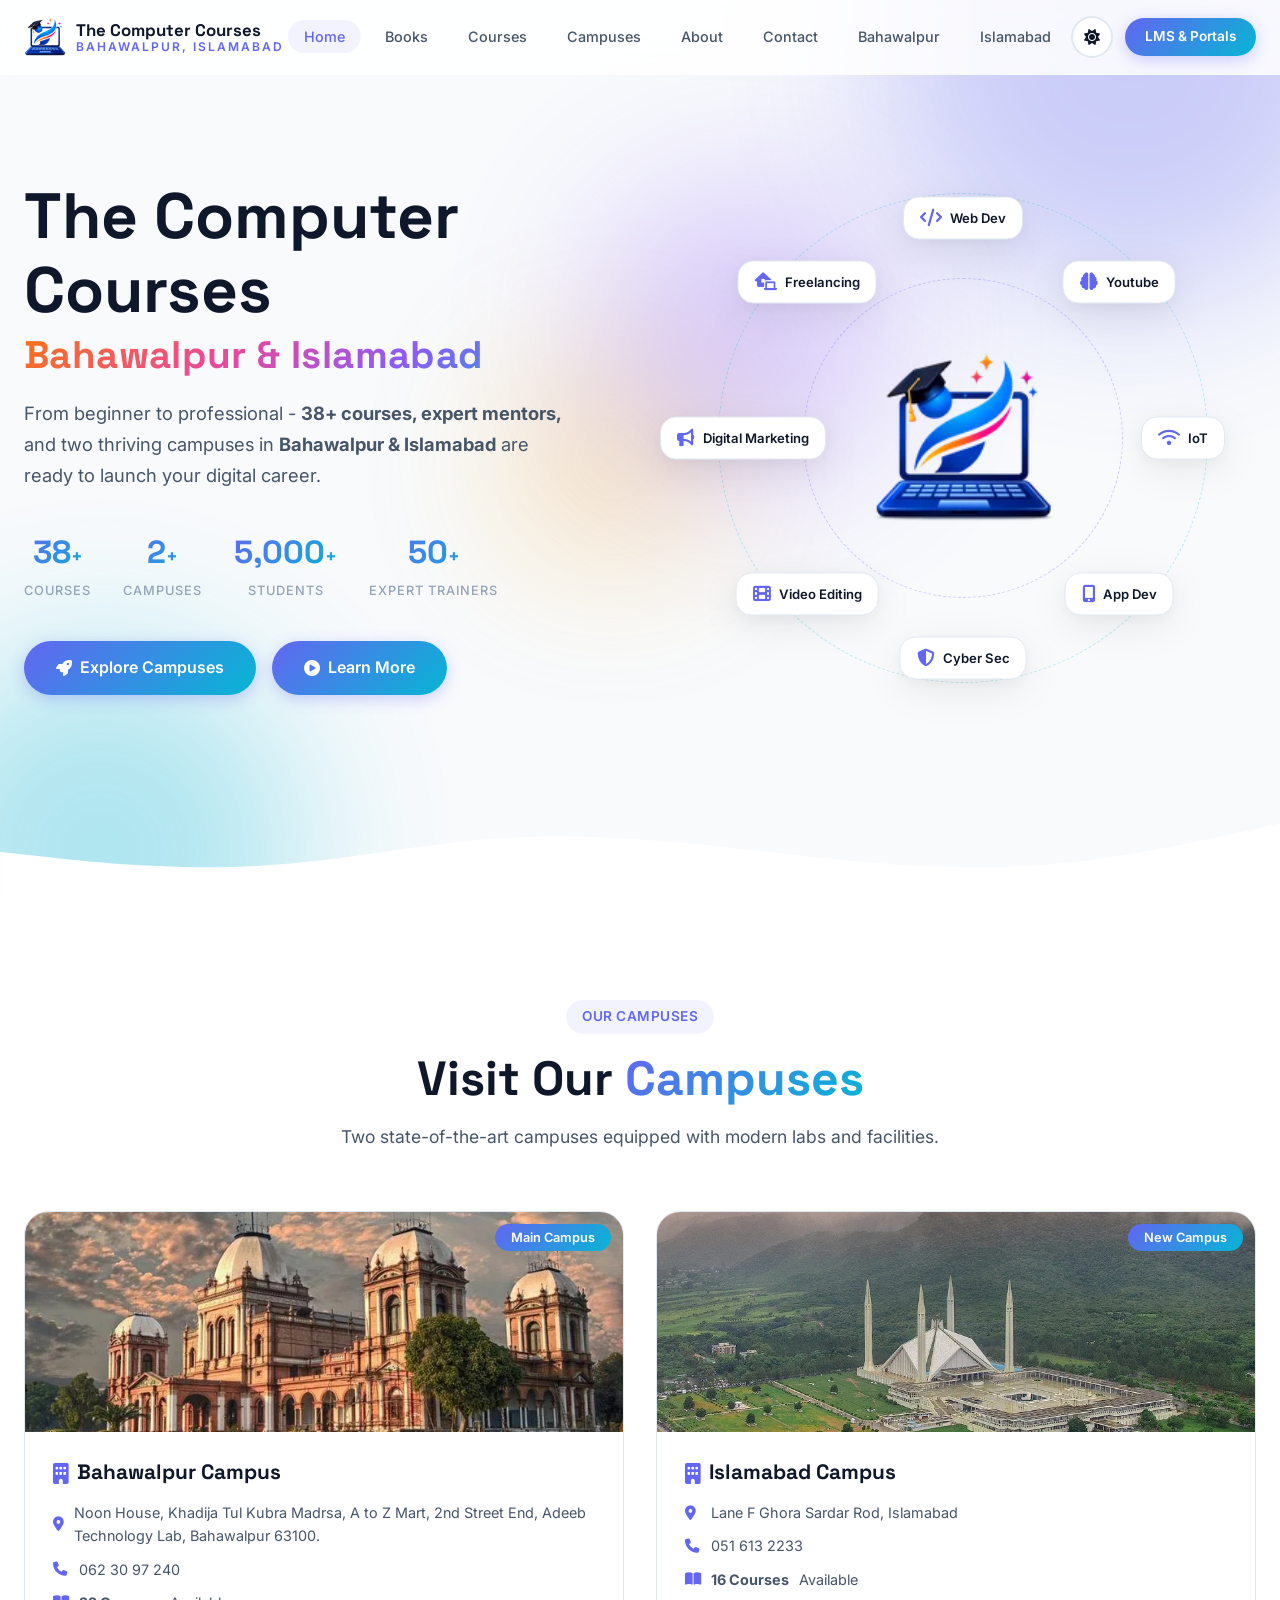
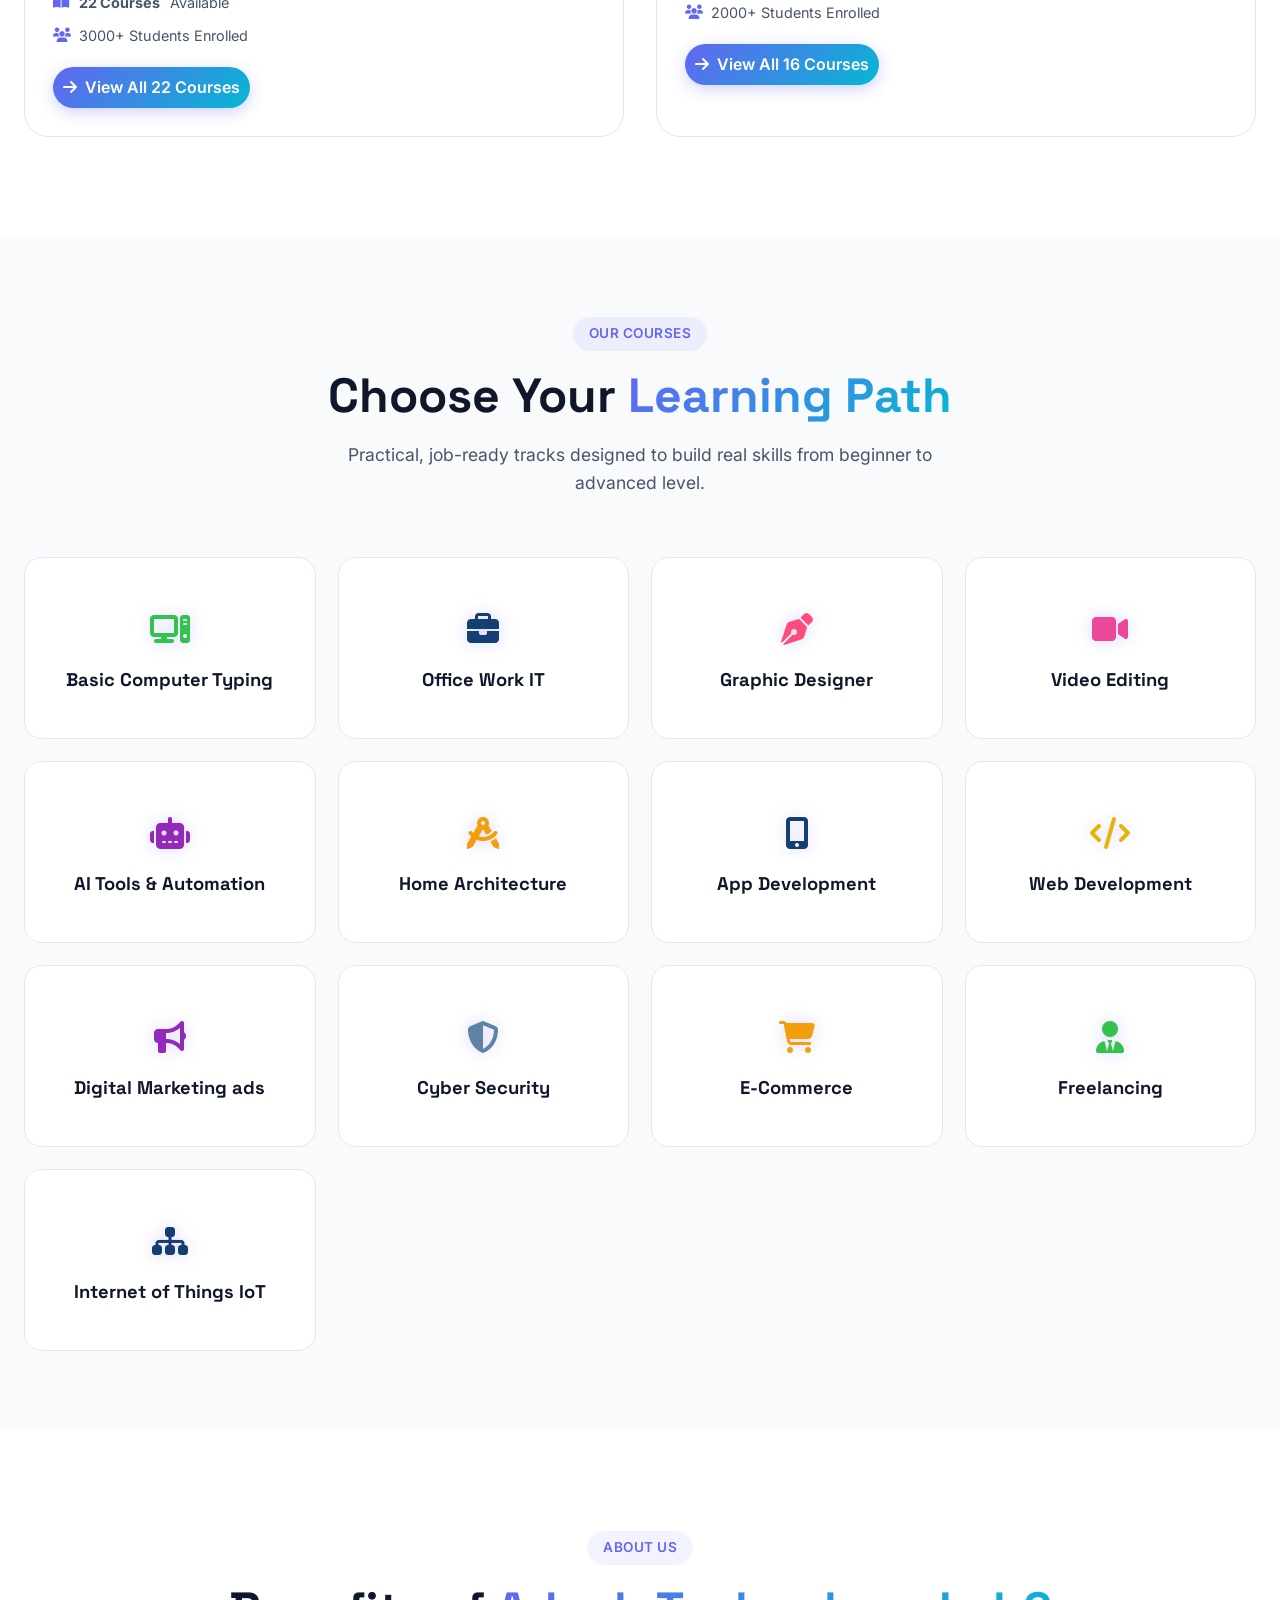
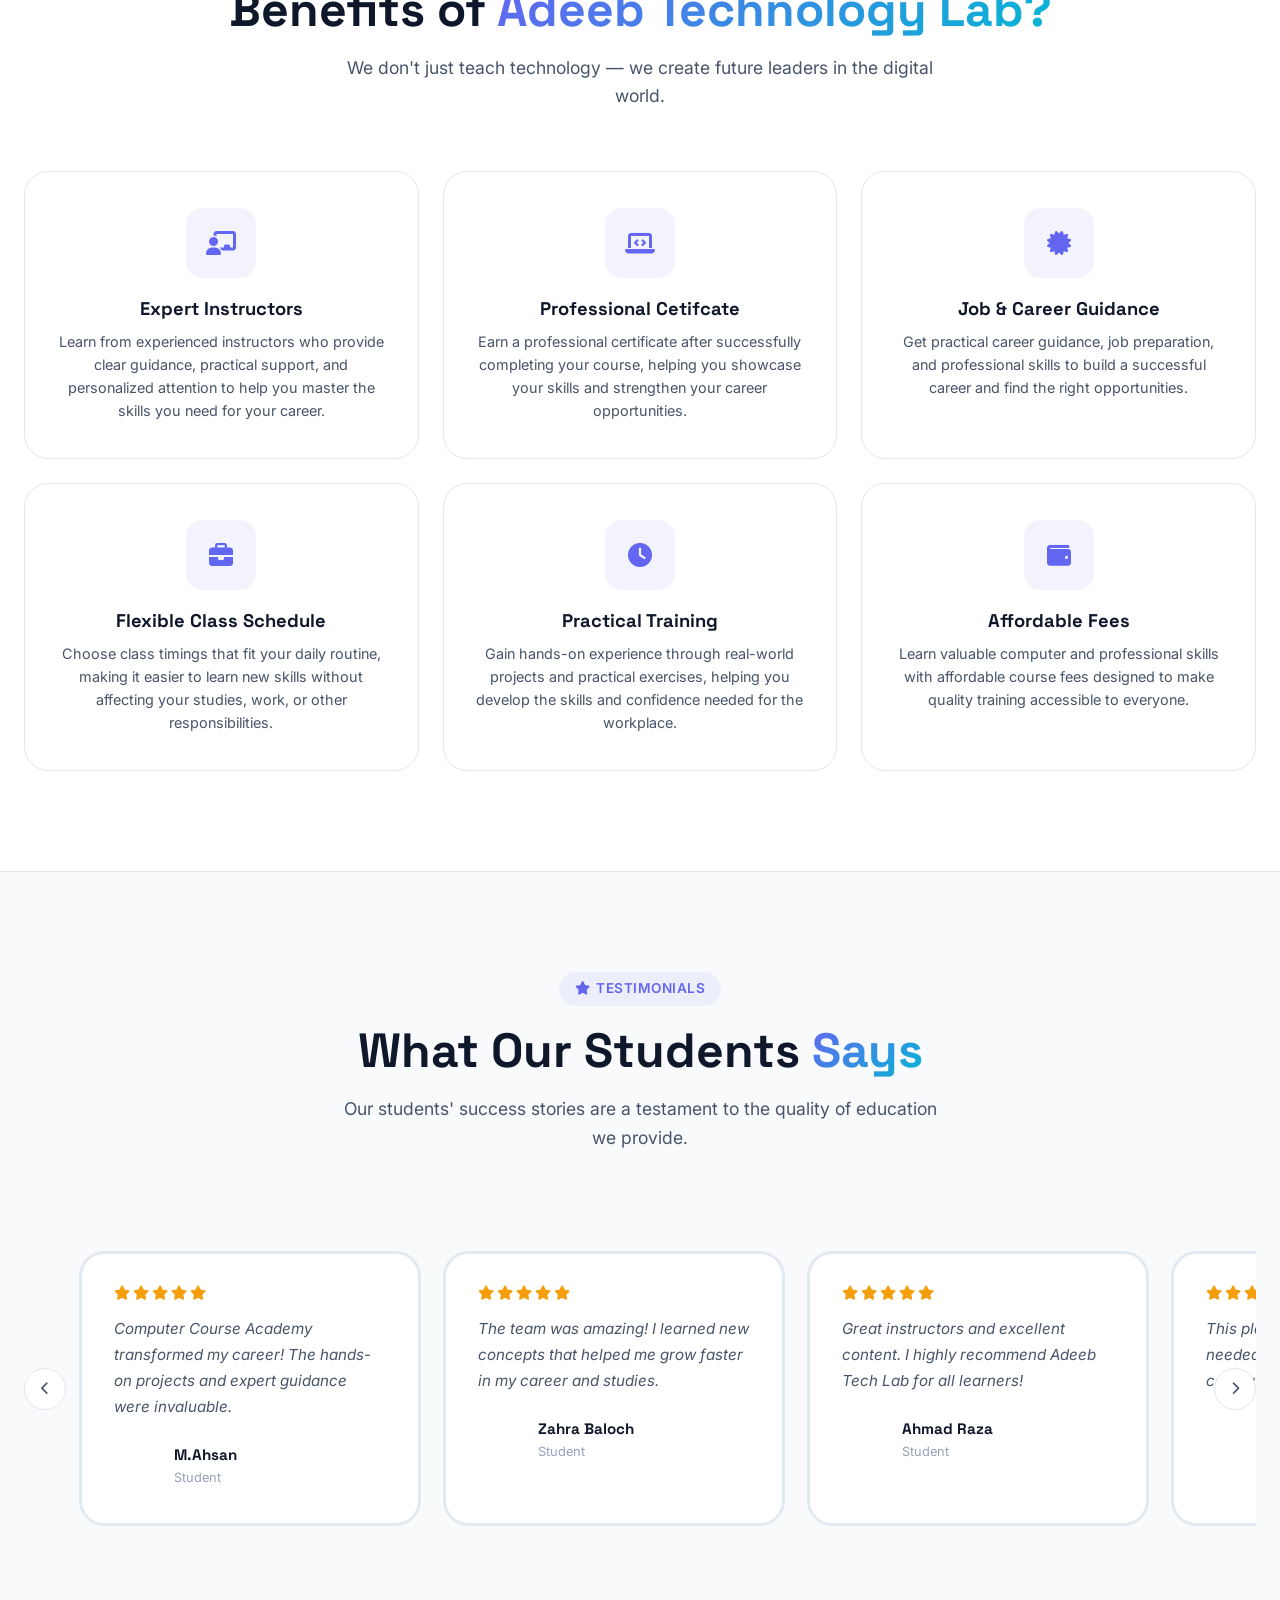
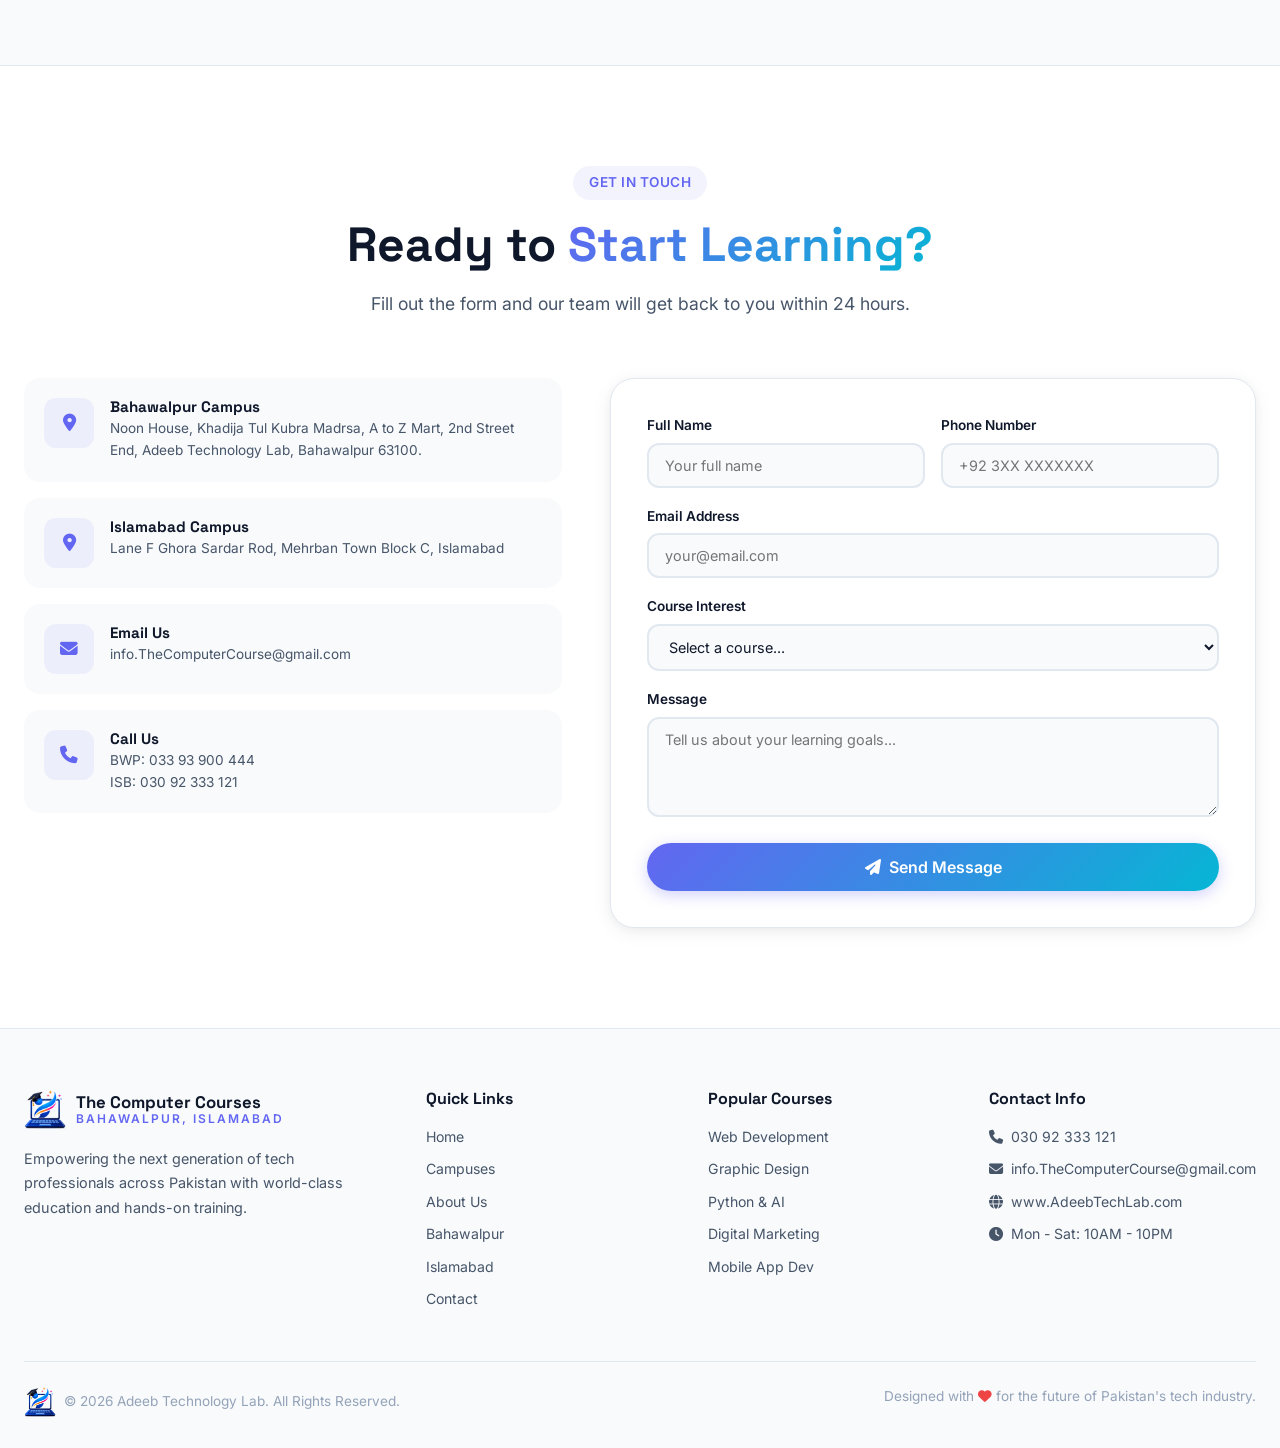
<file: index.html>
<!DOCTYPE html>
<html lang="en" data-theme="light">
<head>
    <meta charset="UTF-8">
    <meta name="viewport" content="width=device-width, initial-scale=1.0">
    <title>The Computer Courses Bahawalpur, Islamabad</title>
    <link rel="icon" type="image/png" href="assets/adeeb.webp">
    <meta name="description" content="Adeeb Technology Lab - Leading IT institute in Bahawalpur & Islamabad offering 38+ professional courses in Web Development, AI, Graphic Design, and more.">
    <link rel="preconnect" href="https://fonts.googleapis.com">
    <link rel="preconnect" href="https://fonts.gstatic.com" crossorigin>
    <link href="https://fonts.googleapis.com/css2?family=Inter:wght@300;400;500;600;700;800;900&family=Space+Grotesk:wght@400;500;600;700&display=swap" rel="stylesheet">
    <link rel="stylesheet" href="https://cdn.jsdelivr.net/npm/@fortawesome/fontawesome-free@6.4.0/css/all.min.css">
    <link rel="stylesheet" href="css/style.css?v=4">
    <style>
        .hero-sub-location {
            display: block;
            font-size: clamp(1.4rem, 4vw, 2.4rem);
            font-weight: 700;
            background: linear-gradient(135deg, #f97316 0%, #ec4899 35%, #8b5cf6 65%, #06b6d4 100%);
            -webkit-background-clip: text;
            -webkit-text-fill-color: transparent;
            background-clip: text;
            margin-top: 0.15em;
            letter-spacing: 0.01em;
        }
    </style>
</head>
<body>

    <!-- ========== NAVBAR ========== -->
    <nav class="navbar" id="navbar">
        <div class="container nav-container">
            <a href="#" class="logo">
                <div class="logo-icon" style="background: none; border: none; box-shadow: none; border-radius: 0;">
                    <img src="assets/adeeb.webp" alt="Adeeb Logo" style="width: 100%; height: 100%; object-fit: contain;">
                </div>
                <div class="logo-text">
                    <span class="logo-name">The Computer Courses</span>
                    <span class="logo-sub">Bahawalpur, Islamabad</span>
                </div>
            </a>

            <ul class="nav-links" id="navLinks">
                <li><a href="#home" class="nav-link active">Home</a></li>
                <li><a href="https://computer-courses-book-shelf.vercel.app/" class="nav-link" target="_blank" rel="noopener noreferrer">Books</a></li>
                <li><a href="#courses-showcase" class="nav-link">Courses</a></li>
                <li><a href="#campuses" class="nav-link">Campuses</a></li>
                <li><a href="#about" class="nav-link">About</a></li>
                <li><a href="#contact" class="nav-link">Contact</a></li>
                <li><a href="bahawalpur.html" class="nav-link">Bahawalpur</a></li>
                <li><a href="islamabad.html" class="nav-link">Islamabad</a></li>
            </ul>

            <div class="nav-actions">
                <button class="theme-toggle" id="themeToggle" aria-label="Toggle Theme">
                    <i class="fas fa-sun" id="themeIcon"></i>
                </button>
                <a href="hhttps://adeebtechhub.online/" class="btn btn-primary btn-sm nav-cta" target="_blank" rel="noopener noreferrer">LMS & Portals</a>
                <button class="hamburger" id="hamburger" aria-label="Menu">
                    <span></span>
                    <span></span>
                    <span></span>
                </button>
            </div>
        </div>
    </nav>

    <!-- ========== HERO ========== -->
    <section class="hero" id="home">
        <div class="hero-bg-shapes">
            <div class="shape shape-1"></div>
            <div class="shape shape-2"></div>
            <div class="shape shape-3"></div>
            <div class="shape shape-4"></div>
        </div>
        <div class="container hero-container">
            <div class="hero-content">
                <h1 class="hero-title" data-aos="fade-up">
                    The Computer Courses
                    <span class="hero-sub-location">Bahawalpur &amp; Islamabad</span>
                </h1>
                <p class="hero-description" data-aos="fade-up" data-delay="200">
                  From beginner to professional - <strong>38+ courses, expert mentors,</strong> and two thriving campuses in <strong>Bahawalpur & Islamabad</strong> are ready to launch your digital career.
                </p>
                <div class="hero-stats" data-aos="fade-up" data-delay="300">
                    <div class="stat-item">
                        <div class="stat-number" data-count="38">0</div>
                        <div class="stat-label">Courses</div>
                    </div>
                    <div class="stat-item">
                        <div class="stat-number" data-count="2">0</div>
                        <div class="stat-label">Campuses</div>
                    </div>
                    <div class="stat-item">
                        <div class="stat-number" data-count="5000">0</div>
                        <div class="stat-label">Students</div>
                    </div>
                    <div class="stat-item">
                        <div class="stat-number" data-count="50">0</div>
                        <div class="stat-label">Expert Trainers</div>
                    </div>
                </div>
                <div class="hero-buttons" data-aos="fade-up" data-delay="400">
                    <a href="#campuses" class="btn btn-primary btn-lg">
                        <i class="fas fa-rocket"></i> Explore Campuses
                    </a>
                    <a href="#about" class="btn btn-primary btn-lg">
                        <i class="fas fa-play-circle"></i> Learn More
                    </a>
                </div>
            </div>
            <div class="hero-visual" data-aos="fade-left">
                <div class="hero-illustration">
                    <div class="floating-card fc-1">
                        <i class="fas fa-code"></i>
                        <span>Web Dev</span>
                    </div>
                    <div class="floating-card fc-2">
                        <i class="fas fa-brain"></i>
                        <span>Youtube</span>
                    </div>
                    <div class="floating-card fc-3">
                          <i class="fas fa-wifi"></i>
                          <span>IoT</span>
                          </div>
                    <div class="floating-card fc-4">
                        <i class="fas fa-mobile-alt"></i>
                        <span>App Dev</span>
                    </div>
                    <div class="floating-card fc-5">
                        <i class="fas fa-shield-alt"></i>
                        <span>Cyber Sec</span>
                    </div>
                    <div class="floating-card fc-6">
                        <i class="fas fa-film"></i>
                        <span>Video Editing</span>
                    </div>
                    <div class="floating-card fc-8">
                        <i class="fas fa-bullhorn"></i>
                        <span>Digital Marketing</span>
                    </div>
                    <div class="floating-card fc-10">
                        <i class="fas fa-laptop-house"></i>
                        <span>Freelancing</span>
                    </div>
                    <div class="orbit-ring-1"></div>
                    <div class="orbit-ring-2"></div>
                    <div class="central-orb">
                        <img src="assets/adeeb.webp" alt="Adeeb Tech Lab" style="width: 92%; height: 92%; object-fit: contain;">
                    </div>
                </div>
            </div>
        </div>
        <div class="hero-wave">
            <svg viewBox="0 0 1440 120" fill="none" xmlns="http://www.w3.org/2000/svg">
                <path d="M0,64L48,69.3C96,75,192,85,288,80C384,75,480,53,576,48C672,43,768,53,864,64C960,75,1056,85,1152,80C1248,75,1344,53,1392,42.7L1440,32L1440,120L1392,120C1344,120,1248,120,1152,120C1056,120,960,120,864,120C768,120,672,120,576,120C480,120,384,120,288,120C192,120,96,120,48,120L0,120Z" fill="var(--bg-primary)"/>
            </svg>
        </div>
    </section>

    <!-- ========== CAMPUSES ========== -->
    <section class="campuses section" id="campuses">
        <div class="container">
            <div class="section-header" data-aos="fade-up">
                <span class="section-badge">Our Campuses</span>
                <h2 class="section-title">Visit Our <span class="gradient-text">Campuses</span></h2>
                <p class="section-subtitle">Two state-of-the-art campuses equipped with modern labs and facilities.</p>
            </div>
            <div class="campuses-grid">
                <div class="campus-card" data-aos="fade-right">
                    <div class="campus-card-image">
                        <img src="assets/bwp.webp" alt="Bahawalpur Campus">
                        <div class="campus-overlay">
                            <span class="campus-tag">Main Campus</span>
                        </div>
                    </div>
                    <div class="campus-card-body">
                        <h3><i class="fas fa-building"></i> Bahawalpur Campus</h3>
                        <div class="campus-info">
                            <p><i class="fas fa-map-marker-alt"></i> Noon House, Khadija Tul Kubra Madrsa, A to Z Mart, 2nd Street End, Adeeb Technology Lab, Bahawalpur 63100.</p>
                            <p><i class="fas fa-phone"></i> 062 30 97 240</p>
                            <p><i class="fas fa-book-open"></i> <strong>22 Courses</strong> Available</p>
                            <p><i class="fas fa-users"></i> 3000+ Students Enrolled</p>
                        </div>
                        <a href="bahawalpur.html" class="btn btn-primary"><i class="fas fa-arrow-right"></i> View All 22 Courses</a>
                    </div>
                </div>
                <div class="campus-card" data-aos="fade-left">
                    <div class="campus-card-image">
                        <img src="assets/Islamabad.webp" alt="Islamabad Campus">
                        <div class="campus-overlay">
                            <span class="campus-tag">New Campus</span>
                        </div>
                    </div>
                    <div class="campus-card-body">
                        <h3><i class="fas fa-building"></i> Islamabad Campus</h3>
                        <div class="campus-info">
                            <p><i class="fas fa-map-marker-alt"></i> Lane F Ghora Sardar Rod, Islamabad</p>
                            <p><i class="fas fa-phone"></i> 051 613 2233</p>
                            <p><i class="fas fa-book-open"></i> <strong>16 Courses</strong> Available</p>
                            <p><i class="fas fa-users"></i> 2000+ Students Enrolled</p>
                        </div>
                        <a href="islamabad.html" class="btn btn-primary"><i class="fas fa-arrow-right"></i> View All 16 Courses</a>
                    </div>
                </div>
            </div>
        </div>
    </section>

    <!-- ========== OUR COURSES GRID ========== -->
    <section class="courses-showcase section" id="courses-showcase">
        <div class="container">
            <div class="section-header" data-aos="fade-up">
                <span class="section-badge">Our Courses</span>
                <h2 class="section-title">Choose Your <span class="gradient-text">Learning Path</span></h2>
                <p class="section-subtitle">Practical, job-ready tracks designed to build real skills from beginner to advanced level.</p>
            </div>
            <div class="courses-showcase-grid">
                <article class="course-box" data-aos="fade-up" data-delay="0">
    <div class="course-box-icon green">
        <i class="fas fa-computer"></i>
    </div>
    <h3>Basic Computer Typing</h3>
</article>
                <article class="course-box" data-aos="fade-up" data-delay="0">
                    <div class="course-box-icon navy"><i class="fas fa-briefcase"></i></div>
                    <h3>Office Work IT</h3>
                </article>
                <article class="course-box" data-aos="fade-up" data-delay="40">
                    <div class="course-box-icon rose"><i class="fas fa-pen-nib"></i></div>
                    <h3>Graphic Designer</h3>

                </article>
                <article class="course-box" data-aos="fade-up" data-delay="120">
                    <div class="course-box-icon pink"><i class="fas fa-video"></i></div>
                    <h3>Video Editing</h3>



                </article>


                                    <article class="course-box" data-aos="fade-up" data-delay="280">
    <div class="course-box-icon purple">
        <i class="fas fa-robot"></i>
    </div>
    <h3>AI Tools & Automation</h3>
</article>
                <article class="course-box" data-aos="fade-up" data-delay="160">
                    <div class="course-box-icon amber"><i class="fas fa-drafting-compass"></i></div>
                    <h3>Home Architecture</h3>

                </article>
                <article class="course-box" data-aos="fade-up" data-delay="200">
                    <div class="course-box-icon steel"><i class="fas fa-mobile-alt"></i></div>
                    <h3>App Development</h3>

                </article>
                <article class="course-box" data-aos="fade-up" data-delay="240">
                    <div class="course-box-icon gold"><i class="fas fa-code"></i></div>
                    <h3>Web Development</h3>

                </article>
                <article class="course-box" data-aos="fade-up" data-delay="280">
                    <div class="course-box-icon purple"><i class="fas fa-bullhorn"></i></div>
                    <h3>Digital Marketing ads</h3>

                </article>
                <article class="course-box" data-aos="fade-up" data-delay="360">
                    <div class="course-box-icon sky"><i class="fas fa-shield-alt"></i></div>
                    <h3>Cyber Security</h3>

                </article>
                <article class="course-box" data-aos="fade-up" data-delay="400">
                    <div class="course-box-icon orange"><i class="fas fa-shopping-cart"></i></div>
                    <h3>E-Commerce</h3>

                </article>
                <article class="course-box" data-aos="fade-up" data-delay="440">
                    <div class="course-box-icon green"><i class="fas fa-user-tie"></i></div>
                    <h3>Freelancing</h3>

                </article>
                <article class="course-box" data-aos="fade-up" data-delay="480">
                    <div class="course-box-icon deep"><i class="fas fa-sitemap"></i></div>
                    <h3>Internet of Things IoT</h3>

                </article>
            </div>
        </div>
    </section>

    <!-- ========== ABOUT ========== -->
    <section class="about section" id="about">
        <div class="container">
            <div class="section-header" data-aos="fade-up">
                <span class="section-badge">About Us</span>
                <h2 class="section-title">Benefits of <span class="gradient-text">Adeeb Technology Lab?</span></h2>
                <p class="section-subtitle">We don't just teach technology — we create future leaders in the digital world.</p>
            </div>
            <div class="about-grid">
                <div class="about-card" data-aos="fade-up" data-delay="0">
                    <div class="about-card-icon"><i class="fas fa-chalkboard-teacher"></i></div>
                    <h3>Expert Instructors</h3>
                    <p>Learn from experienced instructors who provide clear guidance, practical support, and personalized attention to help you master the skills you need for your career.

</p>
                </div>
                <div class="about-card" data-aos="fade-up" data-delay="100">
                    <div class="about-card-icon"><i class="fas fa-laptop-code"></i></div>
                    <h3>Professional Cetifcate</h3>
                    <p>Earn a professional certificate after successfully completing your course, helping you showcase your skills and strengthen your career opportunities.

</p>
                </div>
                <div class="about-card" data-aos="fade-up" data-delay="200">
                    <div class="about-card-icon"><i class="fas fa-certificate"></i></div>
                    <h3>Job & Career Guidance</h3>
                    <p>Get practical career guidance, job preparation, and professional skills to build a successful career and find the right opportunities.
</p>
                </div>
                <div class="about-card" data-aos="fade-up" data-delay="300">
                    <div class="about-card-icon"><i class="fas fa-briefcase"></i></div>
                    <h3>Flexible Class Schedule</h3>
                    <p>Choose class timings that fit your daily routine, making it easier to learn new skills without affecting your studies, work, or other responsibilities.
</p>
                </div>
                <div class="about-card" data-aos="fade-up" data-delay="400">
                    <div class="about-card-icon"><i class="fas fa-clock"></i></div>
                    <h3>Practical Training</h3>
                    <p>Gain hands-on experience through real-world projects and practical exercises, helping you develop the skills and confidence needed for the workplace.
</p>
                </div>
                <div class="about-card" data-aos="fade-up" data-delay="500">
                    <div class="about-card-icon"><i class="fas fa-wallet"></i></div>
                    <h3>Affordable Fees</h3>
                    <p>Learn valuable computer and professional skills with affordable course fees designed to make quality training accessible to everyone.
</p>
                </div>
            </div>
        </div>
    </section>

    <!-- ========== TESTIMONIALS ========== -->
    <section class="testimonials section" id="testimonials">
        <div class="container">
            <div class="section-header" data-aos="fade-up">
                <span class="section-badge"><i class="fas fa-star"></i> Testimonials</span>
                <h2 class="section-title">What Our Students <span class="gradient-text">Says</span></h2>
                <p class="section-subtitle">Our students' success stories are a testament to the quality of education we provide.</p>
            </div>
            <div class="testimonials-slider" data-aos="fade-up">
                <div class="testimonials-controls">
                    <button class="testimonial-arrow testimonial-arrow-left" id="testimonialPrev" type="button" aria-label="Previous testimonials">
                        <i class="fas fa-chevron-left"></i>
                    </button>
                    <button class="testimonial-arrow testimonial-arrow-right" id="testimonialNext" type="button" aria-label="Next testimonials">
                        <i class="fas fa-chevron-right"></i>
                    </button>
                </div>
                <div class="testimonials-marquee">
                    <div class="testimonials-track">
                        <article class="testimonial-card">
                            <div class="testimonial-stars">
                                <i class="fas fa-star"></i><i class="fas fa-star"></i><i class="fas fa-star"></i><i class="fas fa-star"></i><i class="fas fa-star"></i>
                            </div>
                            <p class="testimonial-text">Computer Course Academy transformed my career! The hands-on projects and expert guidance were invaluable.</p>
                            <div class="testimonial-author">
                                <div class="author-avatar"><img src="https://res.cloudinary.com/adeeb-tech-lab/image/upload/v1770030813/lms/photos/ndzcaluda3v7jy3tzkbv.png" alt="Adil Asif" loading="lazy" onerror="this.parentElement.innerHTML='AA'"></div>
                                <div><h4>M.Ahsan</h4><span>Student</span></div>
                            </div>
                        </article>
                        <article class="testimonial-card">
                            <div class="testimonial-stars">
                                <i class="fas fa-star"></i><i class="fas fa-star"></i><i class="fas fa-star"></i><i class="fas fa-star"></i><i class="fas fa-star"></i>
                            </div>
                            <p class="testimonial-text">The team was amazing! I learned new concepts that helped me grow faster in my career and studies.</p>
                            <div class="testimonial-author">
                                <div class="author-avatar"><img src="https://res.cloudinary.com/adeeb-tech-lab/image/upload/v1777478027/lms/photos/d3xba35ljrgehukrl6b6.jpg" alt="Tooba" loading="lazy" onerror="this.parentElement.innerHTML='T'"></div>
                                <div><h4>Zahra Baloch</h4><span>Student</span></div>
                            </div>
                        </article>
                        <article class="testimonial-card">
                            <div class="testimonial-stars">
                                <i class="fas fa-star"></i><i class="fas fa-star"></i><i class="fas fa-star"></i><i class="fas fa-star"></i><i class="fas fa-star"></i>
                            </div>
                            <p class="testimonial-text">Great instructors and excellent content. I highly recommend Adeeb Tech Lab for all learners!</p>
                            <div class="testimonial-author">
                                <div class="author-avatar"><img src="https://res.cloudinary.com/adeeb-tech-lab/image/upload/v1770581755/lms/photos/esv0olxzfxy9vzrg9gcr.png" alt="Arham" loading="lazy" onerror="this.parentElement.innerHTML='A'"></div>
                                <div><h4>Ahmad Raza</h4><span>Student</span></div>
                            </div>
                        </article>
                        <article class="testimonial-card">
                            <div class="testimonial-stars">
                                <i class="fas fa-star"></i><i class="fas fa-star"></i><i class="fas fa-star"></i><i class="fas fa-star"></i><i class="fas fa-star"></i>
                            </div>
                            <p class="testimonial-text">This platform gave me everything I needed to improve my design and coding skills.</p>
                            <div class="testimonial-author">
                                <div class="author-avatar"><img src="https://res.cloudinary.com/adeeb-tech-lab/image/upload/v1788007774/lms/photos/fepyphish8zjsyd488yo.jpg" alt="Hadiaa" loading="lazy" onerror="this.parentElement.innerHTML='H'"></div>
                                <div><h4>FALAK KHAN</h4><span>Student</span></div>
                            </div>
                        </article>
                        <article class="testimonial-card">
                            <div class="testimonial-stars">
                                <i class="fas fa-star"></i><i class="fas fa-star"></i><i class="fas fa-star"></i><i class="fas fa-star"></i><i class="fas fa-star"></i>
                            </div>
                            <p class="testimonial-text">Classes were very engaging, and every module was explained with real examples that made learning easy.</p>
                            <div class="testimonial-author">
                                <div class="author-avatar"><img src="https://res.cloudinary.com/adeeb-tech-lab/image/upload/v1775141007/lms/photos/mvjxc7ya2fs4zpaa9jty.png" alt="Mahnoor Zahid" loading="lazy" onerror="this.parentElement.innerHTML='MZ'"></div>
                                <div><h4>Shayan israr</h4><span>Student</span></div>
                            </div>
                        </article>
                        <article class="testimonial-card">
                            <div class="testimonial-stars">
                                <i class="fas fa-star"></i><i class="fas fa-star"></i><i class="fas fa-star"></i><i class="fas fa-star"></i><i class="fas fa-star"></i>
                            </div>
                            <p class="testimonial-text">I got freelance clients after this course. The practical assignments really built my confidence.</p>
                            <div class="testimonial-author">
                                <div class="author-avatar"><img src="https://res.cloudinary.com/adeeb-tech-lab/image/upload/v1782816306/lms/photos/bhqtvup0myrmgoebuzga.jpg" alt="Hamza Usman" loading="lazy" onerror="this.parentElement.innerHTML='HU'"></div>
                                <div><h4>Noor Nawaz</h4><span>Student</span></div>
                            </div>
                        </article>
                        <article class="testimonial-card">
                            <div class="testimonial-stars">
                                <i class="fas fa-star"></i><i class="fas fa-star"></i><i class="fas fa-star"></i><i class="fas fa-star"></i><i class="fas fa-star"></i>
                            </div>
                            <p class="testimonial-text">Best learning environment and supportive mentors. I improved both my communication and technical skills.</p>
                            <div class="testimonial-author">
                                <div class="author-avatar"><img src="https://res.cloudinary.com/adeeb-tech-lab/image/upload/v1782991867/lms/photos/d7mywvm3sqbteic3t7oc.jpg" alt="Sana Khan" loading="lazy" onerror="this.parentElement.innerHTML='SK'"></div>
                                <div><h4>Sana Khan</h4><span>Student</span></div>
                            </div>
                        </article>
                        <article class="testimonial-card">
                            <div class="testimonial-stars">
                                <i class="fas fa-star"></i><i class="fas fa-star"></i><i class="fas fa-star"></i><i class="fas fa-star"></i><i class="fas fa-star"></i>
                            </div>
                            <p class="testimonial-text">From beginner to confident developer in months. The labs and guidance were exactly what I needed.</p>
                            <div class="testimonial-author">
                                <div class="author-avatar"><img src="https://res.cloudinary.com/adeeb-tech-lab/image/upload/v1787720590/lms/photos/p3kdzip295o8bpnmsixn.jpg" alt="Faisal Raza" loading="lazy" onerror="this.parentElement.innerHTML='FR'"></div>
                                <div><h4>Maryam</h4><span>Student</span></div>
                            </div>
                        </article>
                    </div>
                </div>
            </div>
        </div>
    </section>

    <!-- ========== CONTACT ========== -->
    <section class="contact section" id="contact">
        <div class="container">
            <div class="section-header" data-aos="fade-up">
                <span class="section-badge">Get In Touch</span>
                <h2 class="section-title">Ready to <span class="gradient-text">Start Learning?</span></h2>
                <p class="section-subtitle">Fill out the form and our team will get back to you within 24 hours.</p>
            </div>
            <div class="contact-grid">
                <div class="contact-info" data-aos="fade-right">
                    <div class="contact-item">
                        <div class="contact-icon"><i class="fas fa-map-marker-alt"></i></div>
                        <div>
                            <h4>Bahawalpur Campus</h4>
                            <p>Noon House, Khadija Tul Kubra Madrsa, A to Z Mart, 2nd Street End, Adeeb Technology Lab, Bahawalpur 63100.</p>
                        </div>
                    </div>
                    <div class="contact-item">
                        <div class="contact-icon"><i class="fas fa-map-marker-alt"></i></div>
                        <div>
                            <h4>Islamabad Campus</h4>
                            <p>Lane F Ghora Sardar Rod, Mehrban Town Block C, Islamabad</p>
                        </div>
                    </div>
                    <div class="contact-item">
                        <div class="contact-icon"><i class="fas fa-envelope"></i></div>
                        <div>
                            <h4>Email Us</h4>
                            <p>info.TheComputerCourse@gmail.com</p>
                        </div>
                    </div>
                    <div class="contact-item">
                        <div class="contact-icon"><i class="fas fa-phone"></i></div>
                        <div>
                            <h4>Call Us</h4>
                            <p>BWP: 033 93 900 444 <br> ISB: 030 92 333 121</p>
                        </div>
                    </div>
                </div>
                <form class="contact-form" data-aos="fade-left" id="contactForm">
                    <div class="form-row">
                        <div class="form-group">
                            <label for="name">Full Name</label>
                            <input type="text" id="name" placeholder="Your full name" required>
                        </div>
                        <div class="form-group">
                            <label for="phone">Phone Number</label>
                            <input type="tel" id="phone" placeholder="+92 3XX XXXXXXX" required>
                        </div>
                    </div>
                    <div class="form-group">
                        <label for="email">Email Address</label>
                        <input type="email" id="email" placeholder="your@email.com" required>
                    </div>
                    <div class="form-group">
                        <label for="courseInterest">Course Interest</label>
                        <select id="courseInterest" required>
                            <option value="">Select a course...</option>
                            <option value="office-work-it">Office Work (IT)</option>
                            <option value="freelancing">Freelancing</option>
                            <option value="digital-marketing-ads">Digital Marketing, Ads</option>
                            <option value="video-editing">Video Editing</option>
                            <option value="graphic-designer">Graphic Designer</option>
                            <option value="e-commerce">E-Commerce</option>
                            <option value="ux-ui-designing">UX/UI Designing</option>
                            <option value="youtuber-course">Youtuber Course</option>
                            <option value="home-architecture">Home Architecture</option>
                            <option value="web-development">Web Development</option>
                            <option value="app-development">App Development</option>
                            <option value="app-dev-without-coding">App Dev Without Coding</option>
                            <option value="web-dev-without-coding">Web Dev Without Coding</option>
                            <option value="cyber-security">Cyber Security</option>
                            <option value="machine-learning">Machine learning</option>
                            <option value="internet-of-thing-iot">Internet of Thing [IOT]</option>
                            <option value="programming">Programming</option>
                            <option value="taxation">Taxation</option>
                            <option value="trading">Trading</option>
                            <option value="truck-dispatching">Truck Dispatching</option>
                            <option value="software-development">Software Development</option>
                            <option value="seo">SEO</option>
                        </select>
                    </div>
                    <div class="form-group">
                        <label for="message">Message</label>
                        <textarea id="message" rows="4" placeholder="Tell us about your learning goals..."></textarea>
                    </div>
                    <button type="submit" class="btn btn-primary btn-lg btn-block">
                        <i class="fas fa-paper-plane"></i> Send Message
                    </button>
                </form>
            </div>
        </div>
    </section>

    <!-- ========== FOOTER ========== -->
    <footer class="footer">
        <div class="container">
            <div class="footer-grid">
                <div class="footer-about">
                    <a href="#" class="logo footer-logo">
                        <div class="logo-icon" style="background: none; border: none; box-shadow: none; border-radius: 0;">
                            <img src="assets/adeeb.webp" alt="Adeeb Logo" style="width: 100%; height: 100%; object-fit: contain;">
                        </div>
                        <div class="logo-text">
                            <span class="logo-name">The Computer Courses</span>
                            <span class="logo-sub">Bahawalpur, Islamabad</span>
                        </div>
                    </a>
                    <p>Empowering the next generation of tech professionals across Pakistan with world-class education and hands-on training.</p>
                </div>
                <div class="footer-links-col">
                    <h4>Quick Links</h4>
                    <ul>
                        <li><a href="#home">Home</a></li>
                        <li><a href="#campuses">Campuses</a></li>
                        <li><a href="#about">About Us</a></li>
                        <li><a href="bahawalpur.html">Bahawalpur</a></li>
                        <li><a href="islamabad.html">Islamabad</a></li>
                        <li><a href="#contact">Contact</a></li>
                    </ul>
                </div>
                <div class="footer-links-col">
                    <h4>Popular Courses</h4>
                    <ul>
                        <li><a href="#">Web Development</a></li>
                        <li><a href="#">Graphic Design</a></li>
                        <li><a href="#">Python & AI</a></li>
                        <li><a href="#">Digital Marketing</a></li>
                        <li><a href="#">Mobile App Dev</a></li>
                    </ul>
                </div>
                <div class="footer-links-col">
                    <h4>Contact Info</h4>
                    <ul>
                        <li><i class="fas fa-phone"></i> 030 92 333 121</li>
                        <li><i class="fas fa-envelope"></i> info.TheComputerCourse@gmail.com</li>
                        <li><i class="fas fa-globe"></i> www.AdeebTechLab.com</li>
                        <li><i class="fas fa-clock"></i> Mon - Sat: 10AM - 10PM</li>
                    </ul>
                </div>
            </div>
            <div class="footer-bottom">
                <div class="footer-bottom-brand">
                    <span class="footer-bottom-icon"><img src="assets/adeeb.webp" alt="Adeeb Logo" style="width:100%;height:100%;object-fit:contain;"></span>
                    <p>&copy; 2026 Adeeb Technology Lab. All Rights Reserved.</p>
                </div>
                <p>Designed with <i class="fas fa-heart" style="color: #ef4444;"></i> for the future of Pakistan's tech industry.</p>
            </div>
        </div>
    </footer>

    <!-- Back to Top -->
    <button class="back-to-top" id="backToTop" aria-label="Back to top">
        <i class="fas fa-chevron-up"></i>
    </button>

    <script src="js/main.js?v=2"></script>
</body>
</html>
</file>
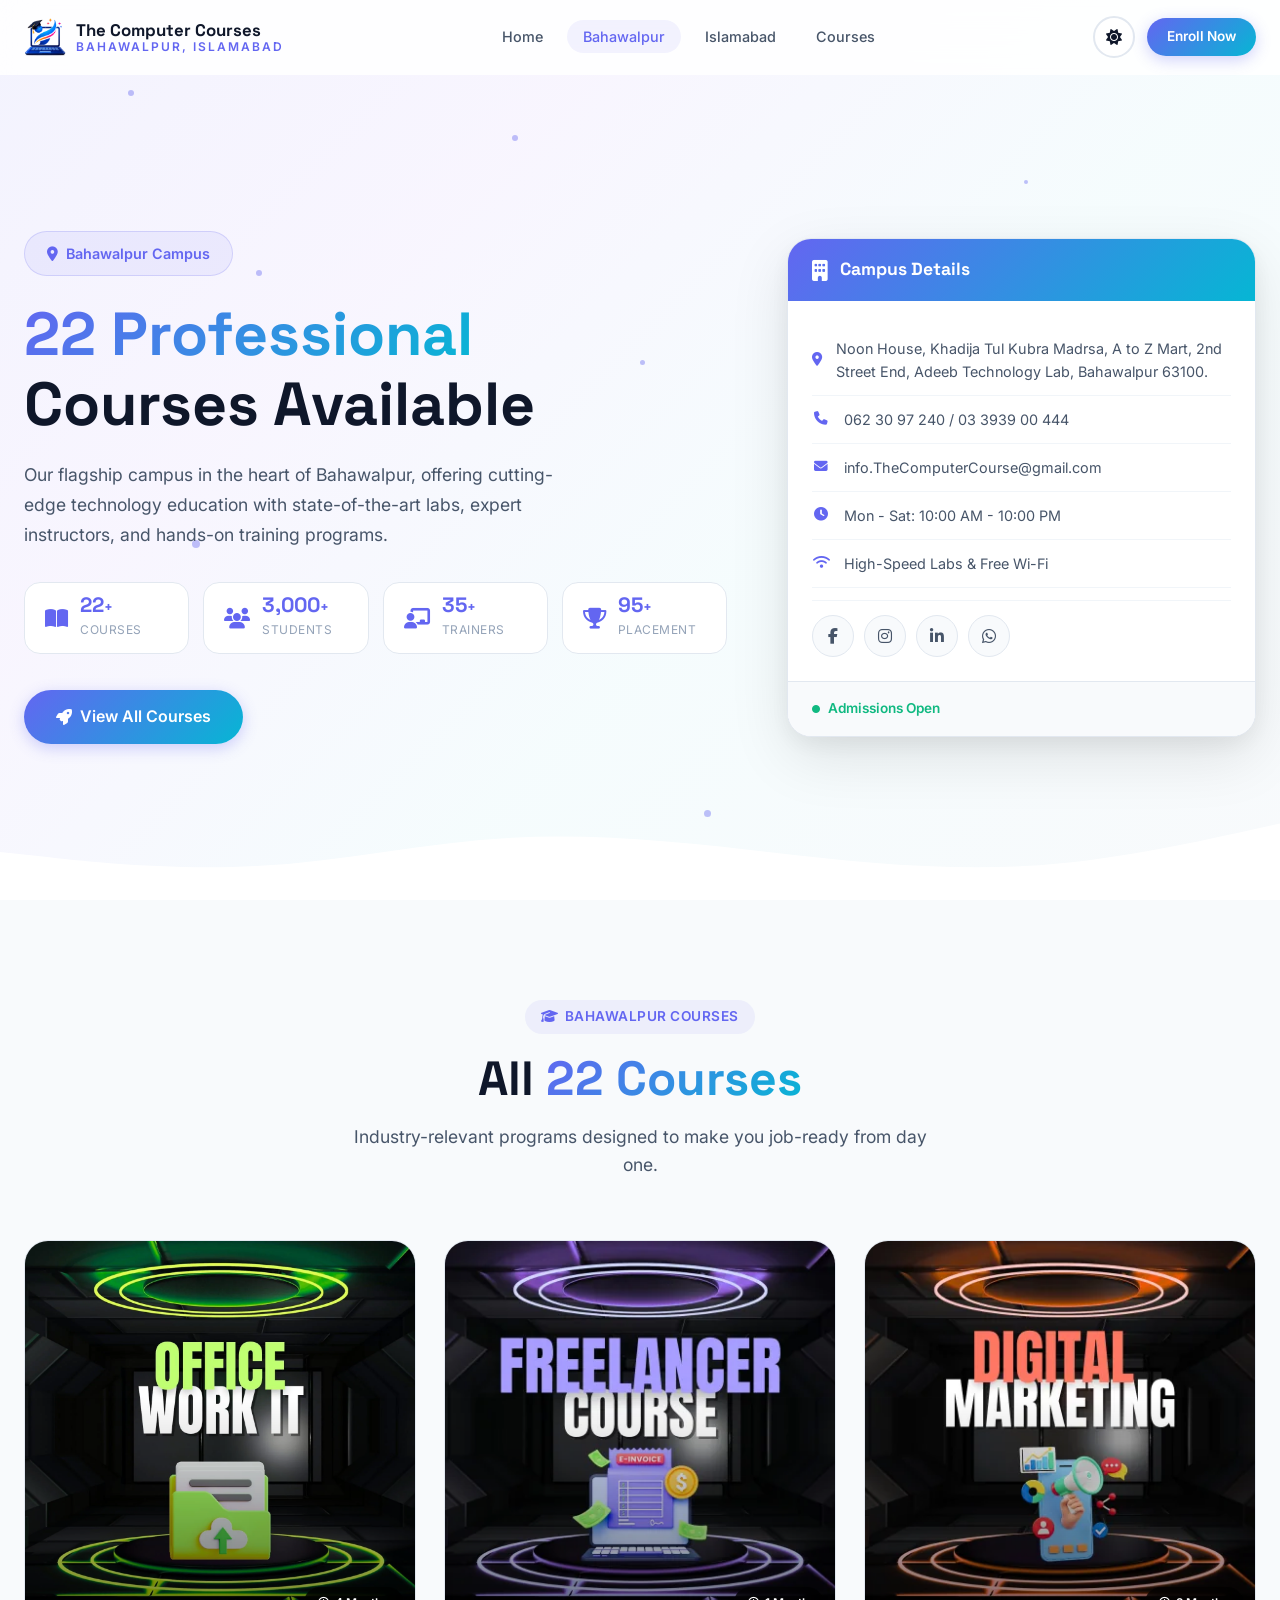
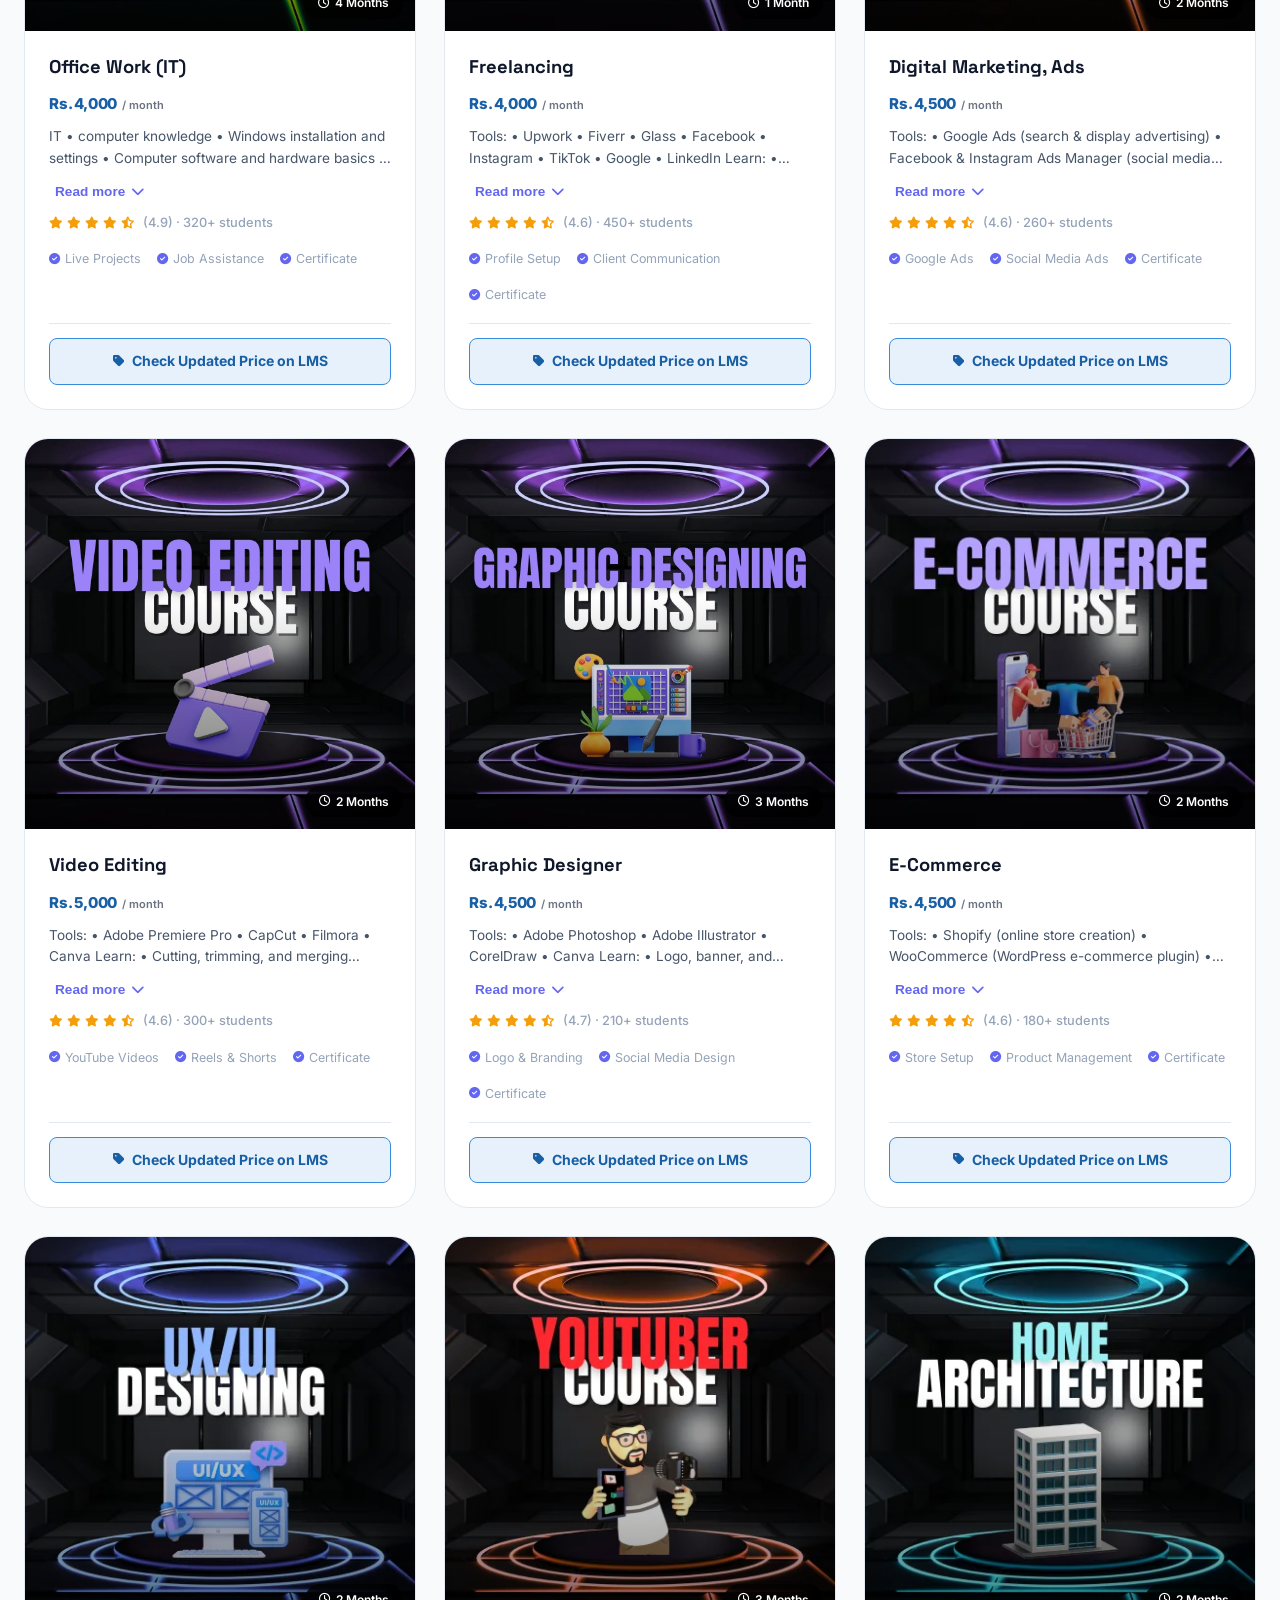
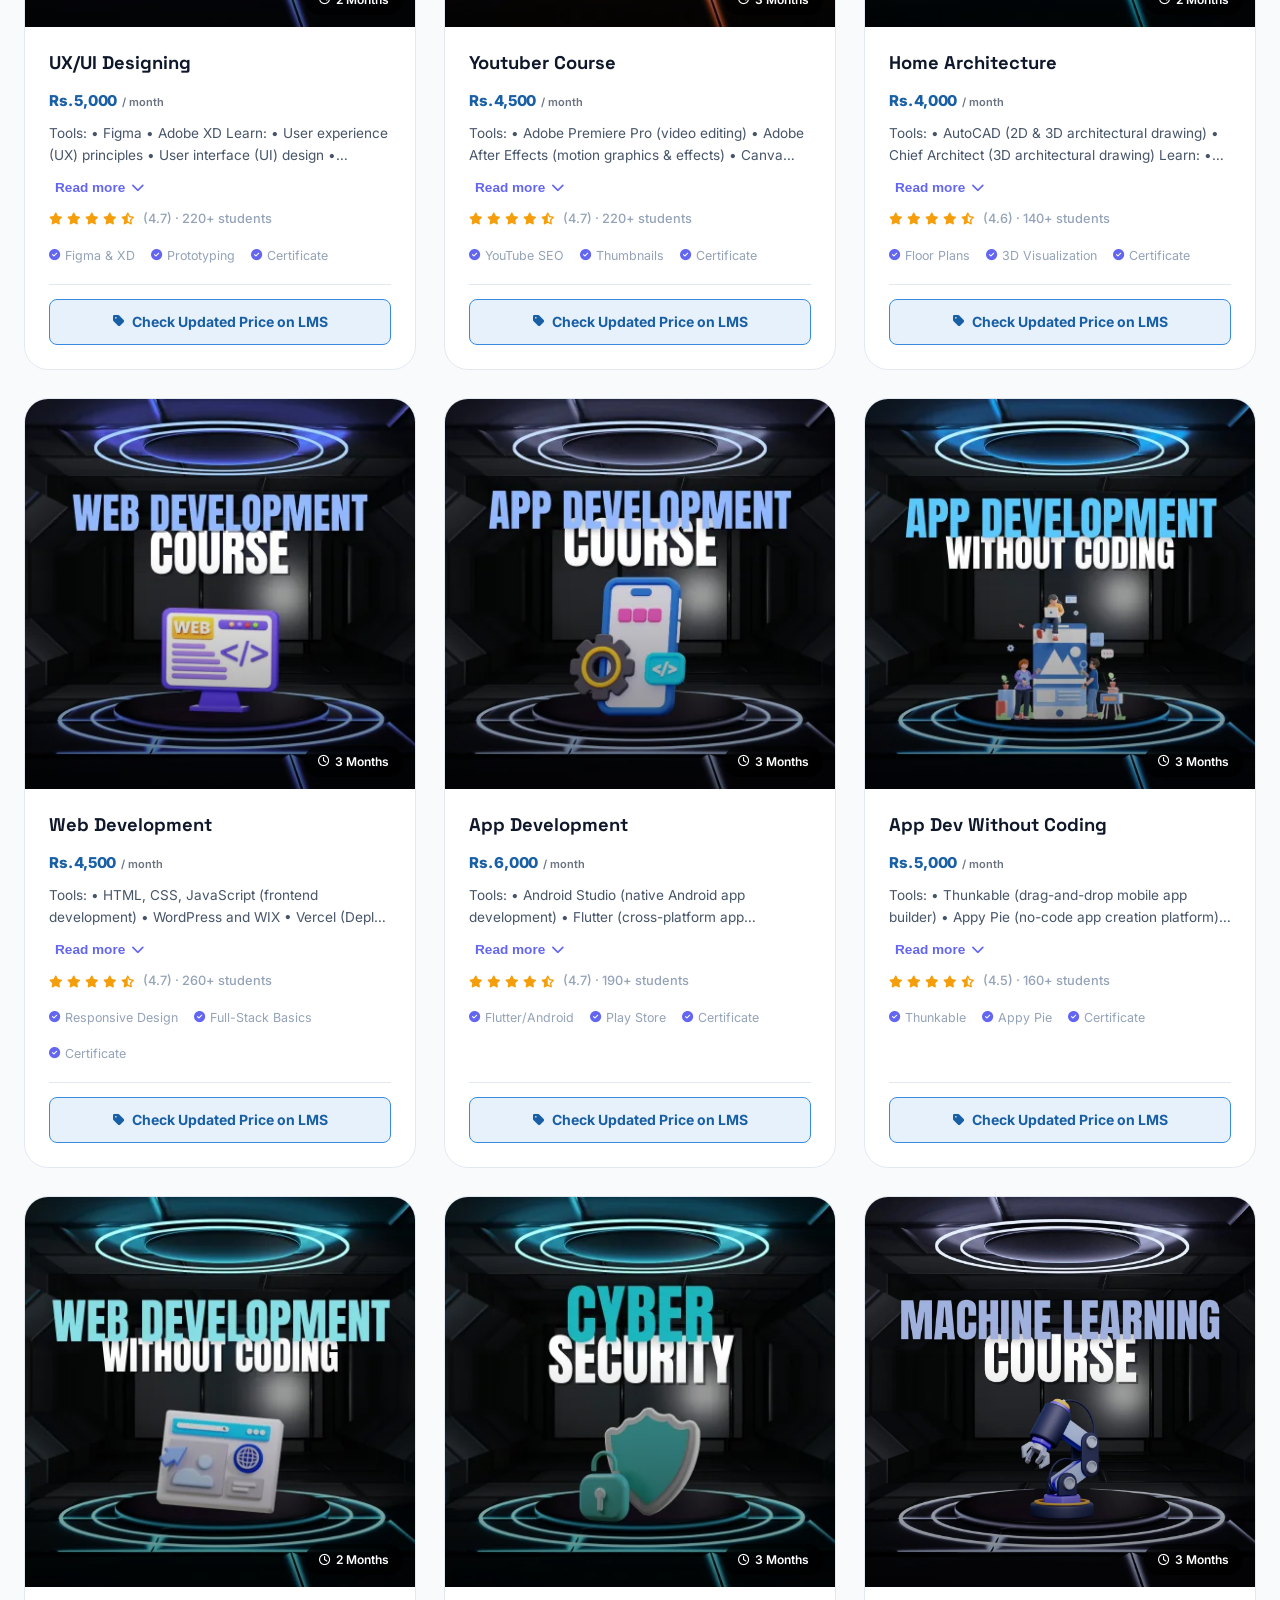
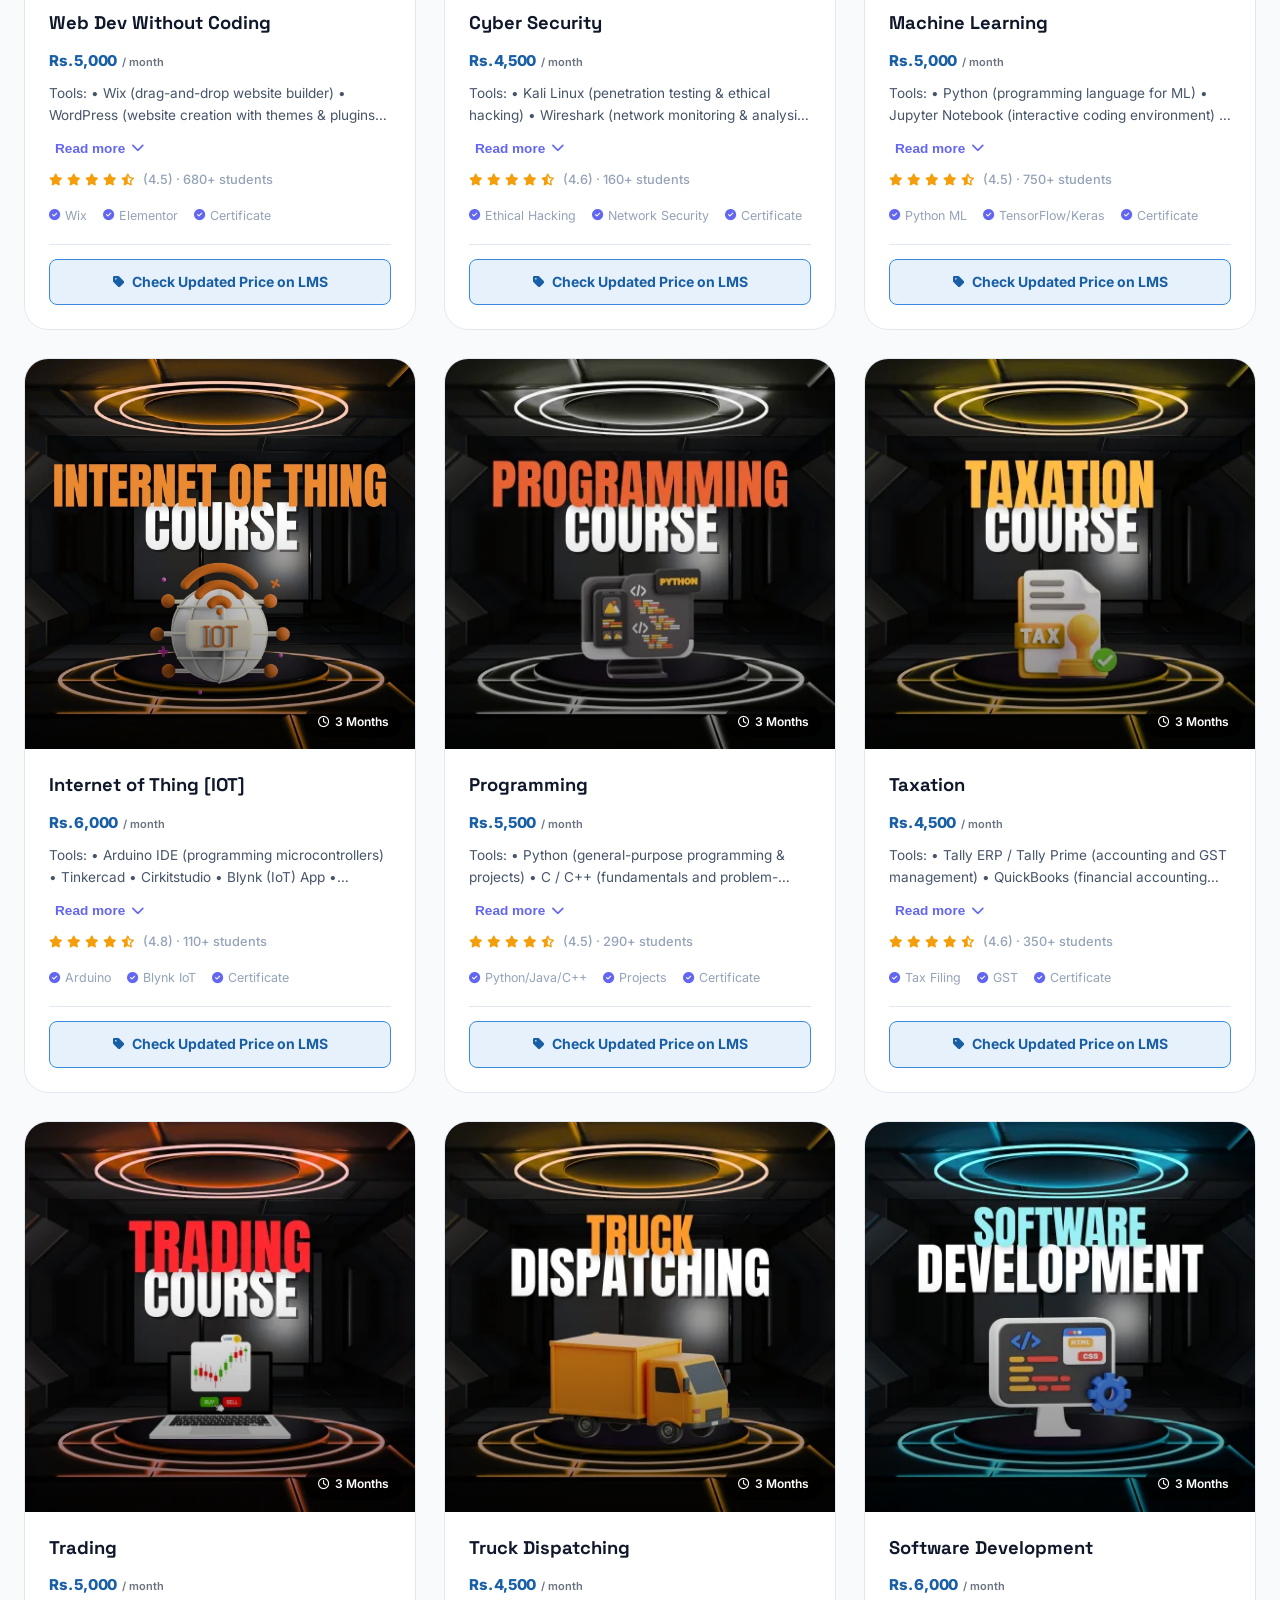
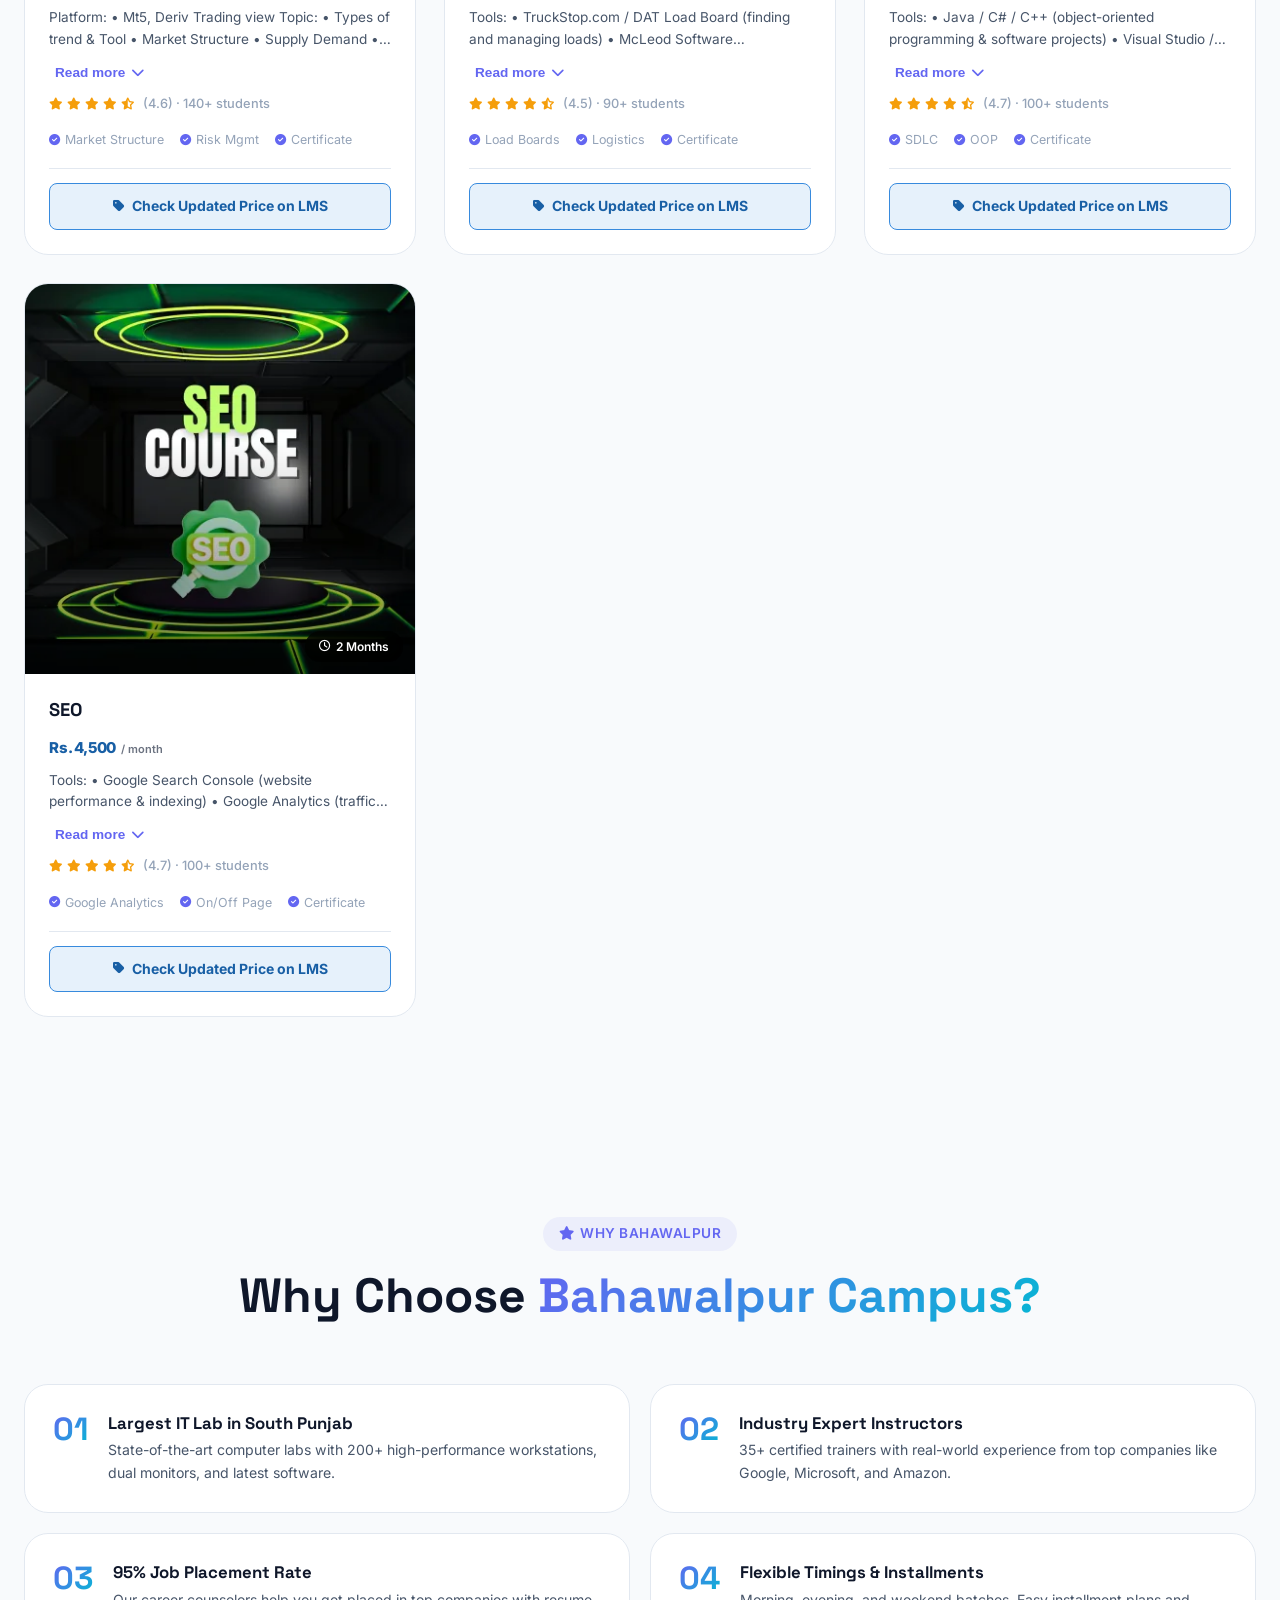
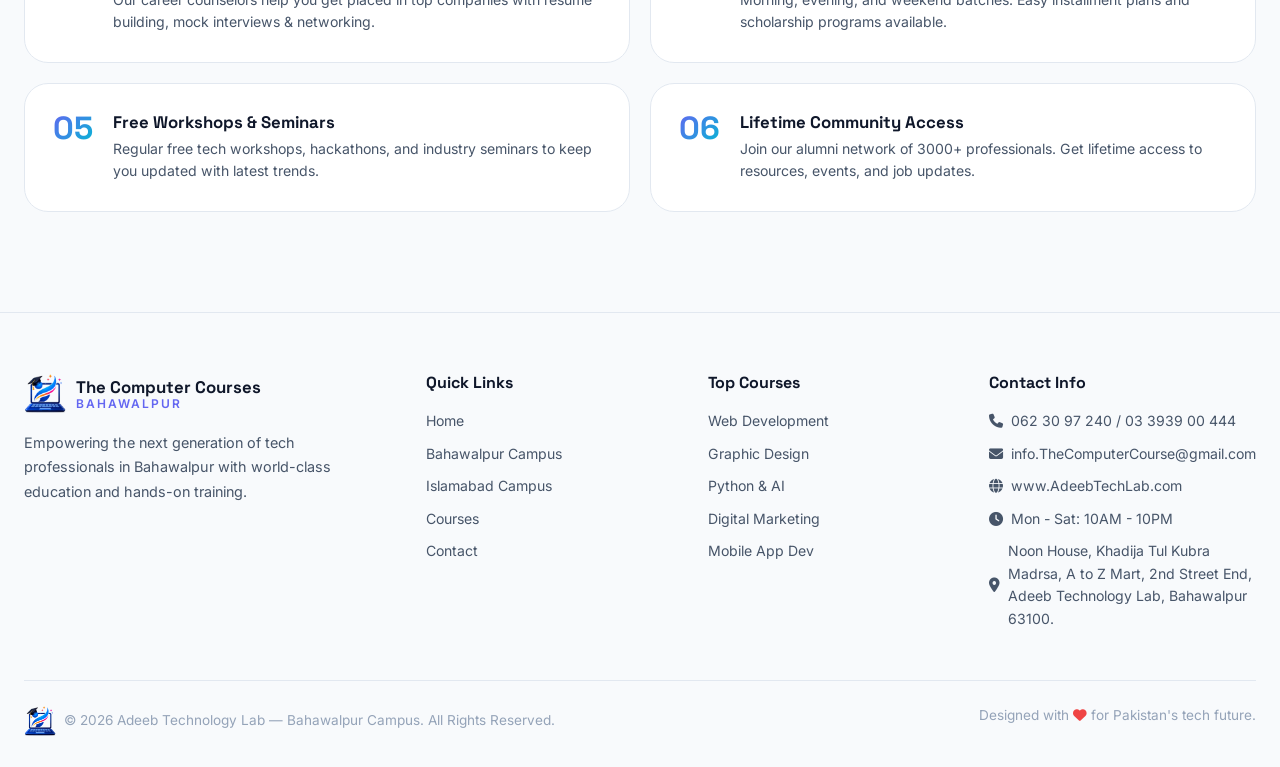
<file: bahawalpur.html>
<!DOCTYPE html>
<html lang="en" data-theme="light">
<head>
    <meta charset="UTF-8">
    <meta name="viewport" content="width=device-width, initial-scale=1.0">
    <title>The Computer Courses Bahawalpur Campus | 22 Professional Courses</title>   <link rel="icon" type="image/png" href="assets/adeeb.webp">
    <meta name="description" content="Adeeb Technology Lab Bahawalpur Campus — Explore 22 professional IT courses including Web Development, AI, Graphic Design, Digital Marketing and more.">
    <link rel="preconnect" href="https://fonts.googleapis.com">
    <link rel="preconnect" href="https://fonts.gstatic.com" crossorigin>
    <link href="https://fonts.googleapis.com/css2?family=Inter:wght@300;400;500;600;700;800;900&family=Space+Grotesk:wght@400;500;600;700&display=swap" rel="stylesheet">
    <link rel="stylesheet" href="https://cdn.jsdelivr.net/npm/@fortawesome/fontawesome-free@6.4.0/css/all.min.css">
    <link rel="stylesheet" href="css/style.css?v=4">
    <link rel="stylesheet" href="css/campus-page.css?v=3">
</head>
<body>

    <!-- ========== NAVBAR ========== -->
    <nav class="navbar" id="navbar">
        <div class="container nav-container">
            <a href="index.html" class="logo">
                <div class="logo-icon" style="background: none; border: none; box-shadow: none; border-radius: 0;">
                    <img src="assets/adeeb.webp" alt="Adeeb Logo" style="width: 100%; height: 100%; object-fit: contain;">
                </div>
                <div class="logo-text">
                    <span class="logo-name">The Computer Courses</span>
                    <span class="logo-sub">Bahawalpur, Islamabad</span>
                </div>
            </a>
            <ul class="nav-links" id="navLinks">
                <li><a href="index.html" class="nav-link">Home</a></li>
                <li><a href="bahawalpur.html" class="nav-link active">Bahawalpur</a></li>
                <li><a href="islamabad.html" class="nav-link">Islamabad</a></li>
                <li><a href="#courses" class="nav-link">Courses</a></li>
                <!-- <li><a href="#contact" class="nav-link">Contact</a></li> -->
            </ul>
            <div class="nav-actions">
                <button class="theme-toggle" id="themeToggle" aria-label="Toggle Theme">
                    <i class="fas fa-sun" id="themeIcon"></i>
                </button>
                <a href="#courses" class="btn btn-primary btn-sm nav-cta">Enroll Now</a>
                <button class="hamburger" id="hamburger" aria-label="Menu">
                    <span></span><span></span><span></span>
                </button>
            </div>
        </div>
    </nav>

    <!-- ========== CAMPUS HERO ========== -->
    <section class="campus-hero bahawalpur-hero" id="home">
        <div class="campus-hero-bg">
            <div class="hero-particles">
                <span></span><span></span><span></span><span></span><span></span>
                <span></span><span></span><span></span><span></span><span></span>
            </div>
        </div>
        <div class="container campus-hero-container">
            <div class="campus-hero-content">
                <div class="campus-location-badge" data-aos="fade-down">
                    <i class="fas fa-map-marker-alt"></i>
                    <span>Bahawalpur Campus</span>
                </div>
                <h1 class="campus-hero-title" data-aos="fade-up">
                    <span class="gradient-text">22 Professional</span><br>Courses Available
                </h1>
                <p class="campus-hero-desc" data-aos="fade-up">
                    Our flagship campus in the heart of Bahawalpur, offering cutting-edge technology education with state-of-the-art labs, expert instructors, and hands-on training programs.
                </p>
                <div class="campus-hero-stats" data-aos="fade-up">
                    <div class="mini-stat">
                        <i class="fas fa-book-open"></i>
                        <div>
                            <strong data-count="22">0</strong>
                            <span>Courses</span>
                        </div>
                    </div>
                    <div class="mini-stat">
                        <i class="fas fa-users"></i>
                        <div>
                            <strong data-count="3000">0</strong>
                            <span>Students</span>
                        </div>
                    </div>
                    <div class="mini-stat">
                        <i class="fas fa-chalkboard-teacher"></i>
                        <div>
                            <strong data-count="35">0</strong>
                            <span>Trainers</span>
                        </div>
                    </div>
                    <div class="mini-stat">
                        <i class="fas fa-trophy"></i>
                        <div>
                            <strong data-count="95">0</strong>
                            <span>Placement</span>
                        </div>
                    </div>
                </div>
                <div class="campus-hero-btns" data-aos="fade-up">
                    <a href="#courses" class="btn btn-primary btn-lg"><i class="fas fa-rocket"></i> View All Courses</a>
                    <!-- <a href="#contact" class="btn btn-outline btn-lg"><i class="fas fa-phone"></i> Contact Us</a> -->
                </div>
            </div>
            <div class="campus-hero-visual" data-aos="fade-left">
                <div class="campus-info-card">
                    <div class="info-card-header">
                        <i class="fas fa-building"></i>
                        <h3>Campus Details</h3>
                    </div>
                    <div class="info-card-body">
                        <div class="info-row"><i class="fas fa-map-marker-alt"></i><span><a href="https://maps.app.goo.gl/5aKZrYL8X9dsn5PGA" target="_blank" style="color:inherit;text-decoration:none;">Noon House, Khadija Tul Kubra Madrsa, A to Z Mart, 2nd Street End, Adeeb Technology Lab, Bahawalpur 63100. </a></span></div>
                        <div class="info-row"><i class="fas fa-phone"></i><span>062 30 97 240 / 03 3939 00 444</span></div>
                        <div class="info-row"><i class="fas fa-envelope"></i><span> info.TheComputerCourse@gmail.com </span></div>
                        <div class="info-row"><i class="fas fa-clock"></i><span>Mon - Sat: 10:00 AM - 10:00 PM</span></div>
                        <div class="info-row"><i class="fas fa-wifi"></i><span>High-Speed Labs & Free Wi-Fi</span></div>
                        <div class="info-social-row social-links">
                            <a href="https://www.facebook.com/TheComputerCourses" class="social-link" aria-label="Facebook" target="_blank" rel="noopener noreferrer"><i class="fab fa-facebook-f"></i></a>
                            <a href="https://www.instagram.com/thecomputercourses" class="social-link" aria-label="Instagram" target="_blank" rel="noopener noreferrer"><i class="fab fa-instagram"></i></a>
                            <a href="https://www.linkedin.com/company/thecomputercourses" class="social-link" aria-label="LinkedIn" target="_blank" rel="noopener noreferrer"><i class="fab fa-linkedin-in"></i></a>
                            <a href="https://www.whatsapp.com/channel/0029VaC5PtjEgGfEQtQZUh1p" class="social-link" aria-label="WhatsApp" target="_blank" rel="noopener noreferrer"><i class="fab fa-whatsapp"></i></a>
                        </div>
                    </div>
                    <div class="info-card-footer">
                        <span class="campus-status"><i class="fas fa-circle"></i> Admissions Open</span>
                    </div>
                </div>
            </div>
        </div>
        <div class="hero-wave">
            <svg viewBox="0 0 1440 120" fill="none" xmlns="http://www.w3.org/2000/svg">
                <path d="M0,64L48,69.3C96,75,192,85,288,80C384,75,480,53,576,48C672,43,768,53,864,64C960,75,1056,85,1152,80C1248,75,1344,53,1392,42.7L1440,32L1440,120L1392,120C1344,120,1248,120,1152,120C1056,120,960,120,864,120C768,120,672,120,576,120C480,120,384,120,288,120C192,120,96,120,48,120L0,120Z" fill="var(--bg-primary)"/>
            </svg>
        </div>
    </section>



    <!-- ========== COURSES ========== -->

    <section class="courses section" id="courses">
        <div class="container">
            <div class="section-header" data-aos="fade-up">
                <span class="section-badge"><i class="fas fa-graduation-cap"></i> Bahawalpur Courses</span>
                <h2 class="section-title">All <span class="gradient-text" id="courseCountTitle">22 Courses</span></h2>
                <p class="section-subtitle">Industry-relevant programs designed to make you job-ready from day one.</p>
            </div>
            <div class="courses-grid" id="coursesGrid"></div>
            <div class="no-results" id="noResults" style="display:none;">
                <i class="fas fa-search"></i>
                <h3>No courses found</h3>
                <p>Try a different category</p>
            </div>
        </div>
    </section>

    <!-- ========== WHY THIS CAMPUS ========== -->
    <section class="why-campus section">
        <div class="container">
            <div class="section-header" data-aos="fade-up">
                <span class="section-badge"><i class="fas fa-star"></i> Why Bahawalpur</span>
                <h2 class="section-title">Why Choose <span class="gradient-text">Bahawalpur Campus?</span></h2>
            </div>
            <div class="why-grid">
                <div class="why-card" data-aos="fade-up" data-delay="0">
                    <div class="why-number">01</div>
                    <div class="why-content">
                        <h3>Largest IT Lab in South Punjab</h3>
                        <p>State-of-the-art computer labs with 200+ high-performance workstations, dual monitors, and latest software.</p>
                    </div>
                </div>
                <div class="why-card" data-aos="fade-up" data-delay="100">
                    <div class="why-number">02</div>
                    <div class="why-content">
                        <h3>Industry Expert Instructors</h3>
                        <p>35+ certified trainers with real-world experience from top companies like Google, Microsoft, and Amazon.</p>
                    </div>
                </div>
                <div class="why-card" data-aos="fade-up" data-delay="200">
                    <div class="why-number">03</div>
                    <div class="why-content">
                        <h3>95% Job Placement Rate</h3>
                        <p>Our career counselors help you get placed in top companies with resume building, mock interviews & networking.</p>
                    </div>
                </div>
                <div class="why-card" data-aos="fade-up" data-delay="300">
                    <div class="why-number">04</div>
                    <div class="why-content">
                        <h3>Flexible Timings & Installments</h3>
                        <p>Morning, evening, and weekend batches. Easy installment plans and scholarship programs available.</p>
                    </div>
                </div>
                <div class="why-card" data-aos="fade-up" data-delay="400">
                    <div class="why-number">05</div>
                    <div class="why-content">
                        <h3>Free Workshops & Seminars</h3>
                        <p>Regular free tech workshops, hackathons, and industry seminars to keep you updated with latest trends.</p>
                    </div>
                </div>
                <div class="why-card" data-aos="fade-up" data-delay="500">
                    <div class="why-number">06</div>
                    <div class="why-content">
                        <h3>Lifetime Community Access</h3>
                        <p>Join our alumni network of 3000+ professionals. Get lifetime access to resources, events, and job updates.</p>
                    </div>
                </div>
            </div>
        </div>
    </section>


    <!-- ========== FOOTER ========== -->
    <footer class="footer">
        <div class="container">
            <div class="footer-grid">
                <div class="footer-about">
                    <a href="index.html" class="logo footer-logo">
                        <div class="logo-icon" style="background: none; border: none; box-shadow: none; border-radius: 0;">
                            <img src="assets/adeeb.webp" alt="Adeeb Logo" style="width: 100%; height: 100%; object-fit: contain;">
                        </div>
                        <div class="logo-text">
                            <span class="logo-name">The Computer Courses</span>
                            <span class="logo-sub">Bahawalpur</span>
                        </div>
                    </a>
                    <p>Empowering the next generation of tech professionals in Bahawalpur with world-class education and hands-on training.</p>
                </div>
                <div class="footer-links-col">
                    <h4>Quick Links</h4>
                    <ul>
                        <li><a href="index.html">Home</a></li>
                        <li><a href="bahawalpur.html">Bahawalpur Campus</a></li>
                        <li><a href="islamabad.html">Islamabad Campus</a></li>
                        <li><a href="#courses">Courses</a></li>
                        <li><a href="#contact">Contact</a></li>
                    </ul>
                </div>
                <div class="footer-links-col">
                    <h4>Top Courses</h4>
                    <ul>
                        <li><a href="#">Web Development</a></li>
                        <li><a href="#">Graphic Design</a></li>
                        <li><a href="#">Python & AI</a></li>
                        <li><a href="#">Digital Marketing</a></li>
                        <li><a href="#">Mobile App Dev</a></li>
                    </ul>
                </div>
                <div class="footer-links-col">
                    <h4>Contact Info</h4>
                    <ul>
                        <li><i class="fas fa-phone"></i> 062 30 97 240 / 03 3939 00 444</li>
                        <li><i class="fas fa-envelope"></i>  info.TheComputerCourse@gmail.com </li>
                        <li><i class="fas fa-globe"></i> www.AdeebTechLab.com</li>
                        <li><i class="fas fa-clock"></i> Mon - Sat: 10AM - 10PM</li>
                        <li><i class="fas fa-map-marker-alt"></i> Noon House, Khadija Tul Kubra Madrsa, A to Z Mart, 2nd Street End, Adeeb Technology Lab, Bahawalpur 63100. </li>
                    </ul>
                </div>
            </div>
            <div class="footer-bottom">
                <div class="footer-bottom-brand">
                    <span class="footer-bottom-icon"><img src="assets/adeeb.webp" alt="Adeeb Logo" style="width:100%;height:100%;object-fit:contain;"></span>
                    <p>&copy; 2026 Adeeb Technology Lab — Bahawalpur Campus. All Rights Reserved.</p>
                </div>
                <p>Designed with <i class="fas fa-heart" style="color: #ef4444;"></i> for Pakistan's tech future.</p>
            </div>
        </div>
    </footer>

    <!-- Back to Top -->
    <button class="back-to-top" id="backToTop" aria-label="Back to top"><i class="fas fa-chevron-up"></i></button>

    <script src="js/courses-data.js"></script>
    <script src="js/campus-page.js?v=2"></script>
    <script>
        initCampusPage('bahawalpur');
    </script>
</body>
</html>
</file>
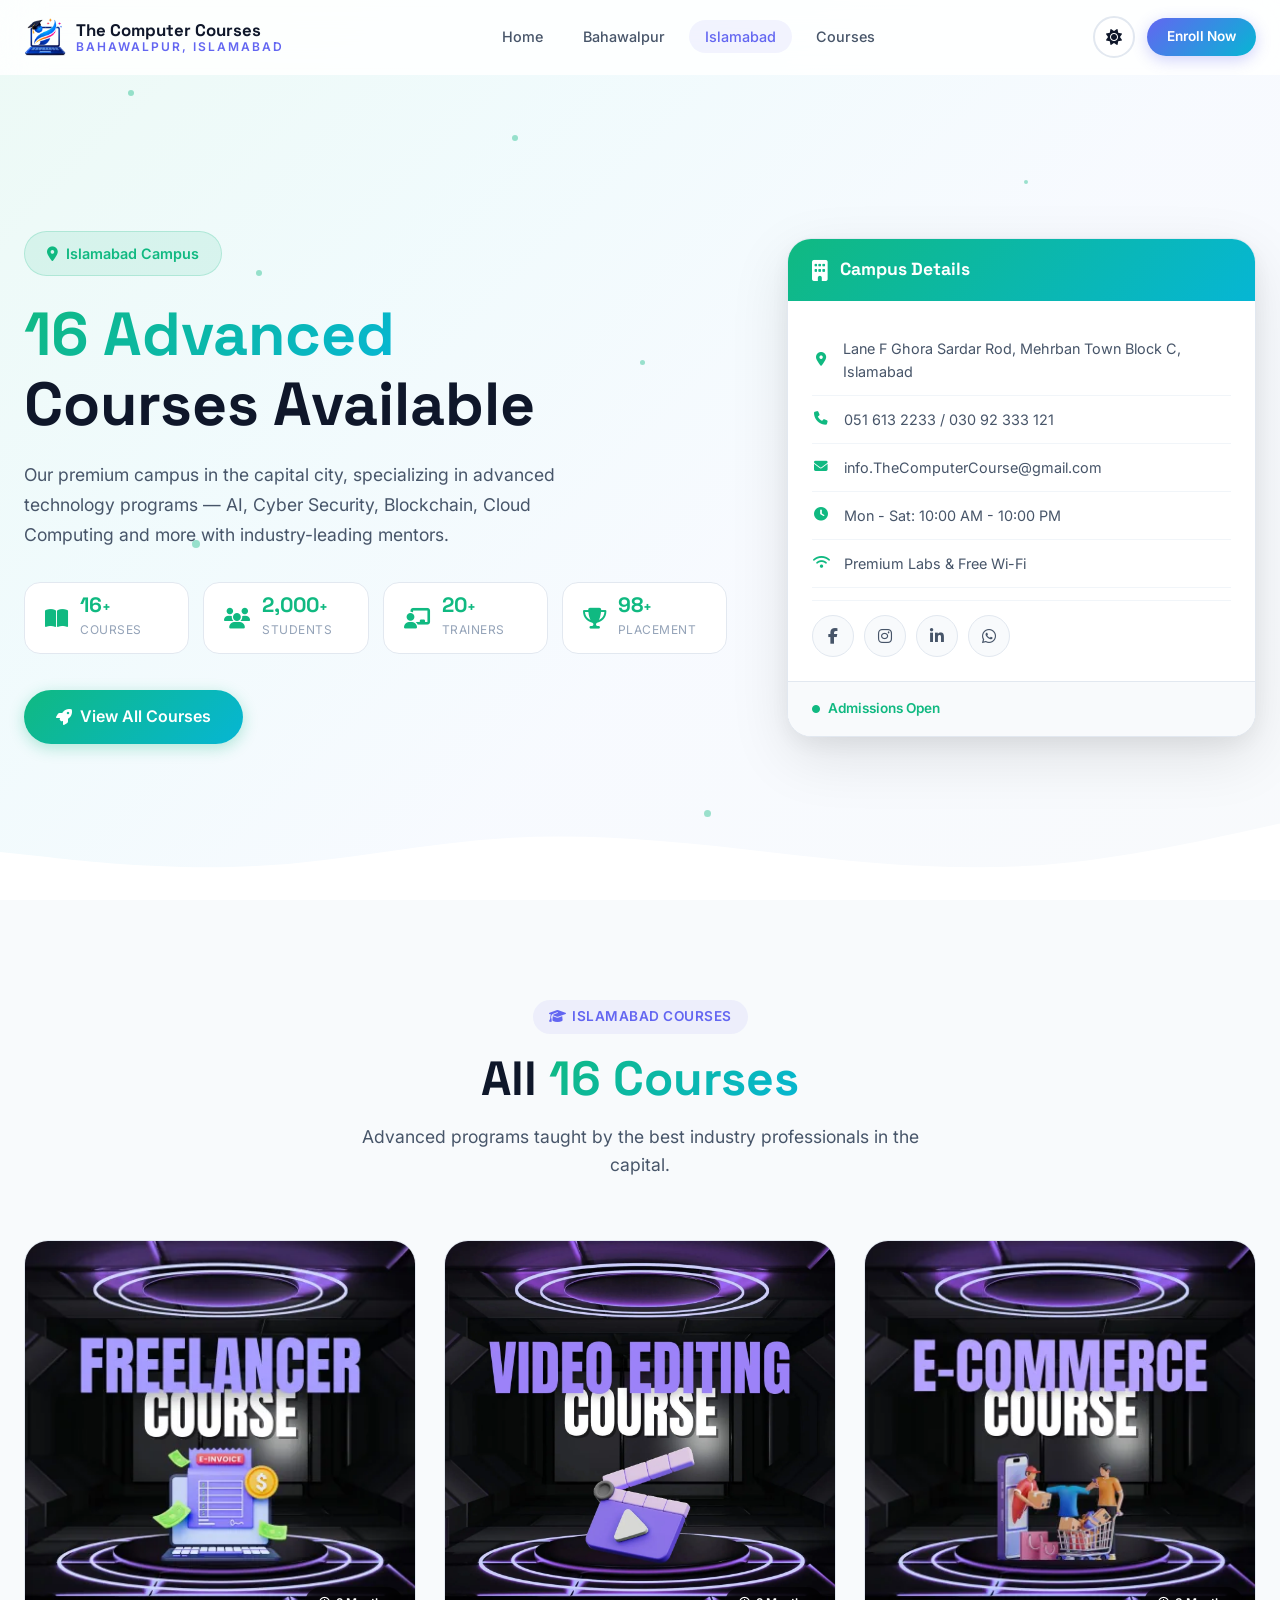
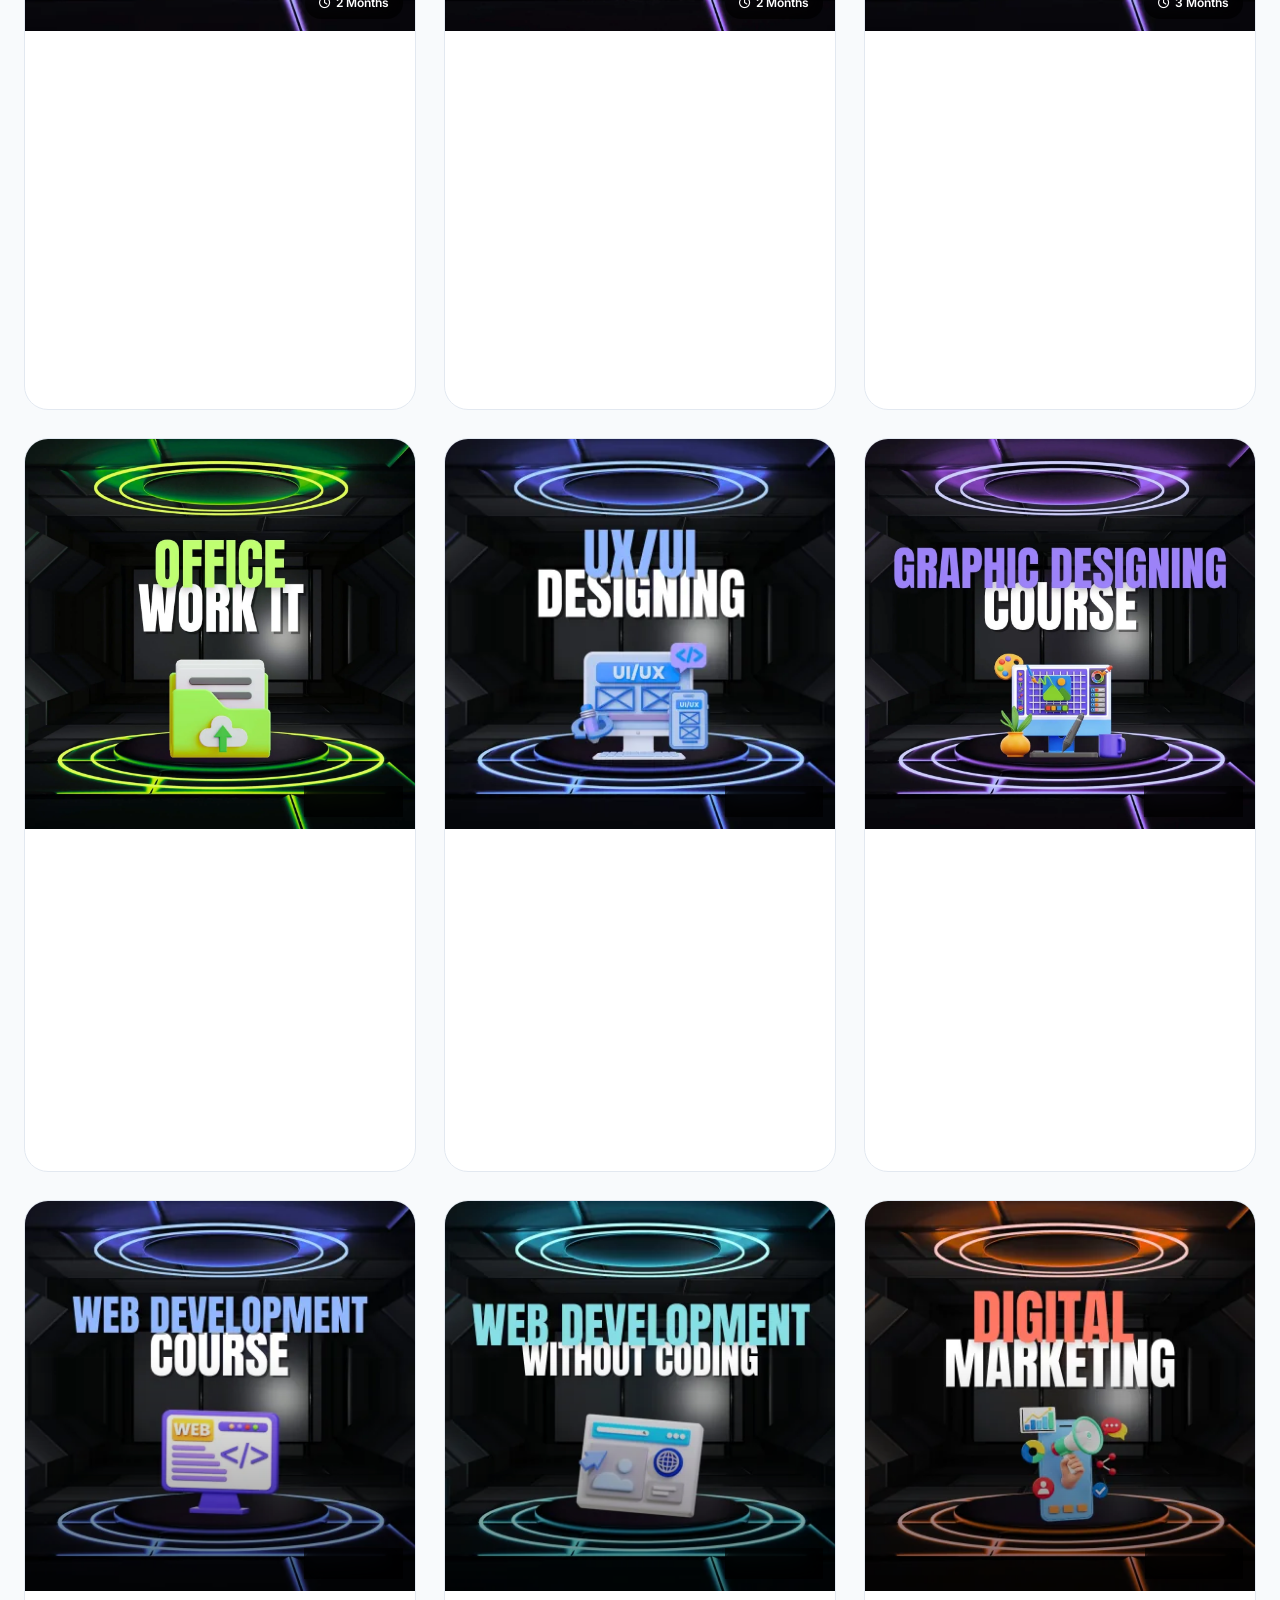
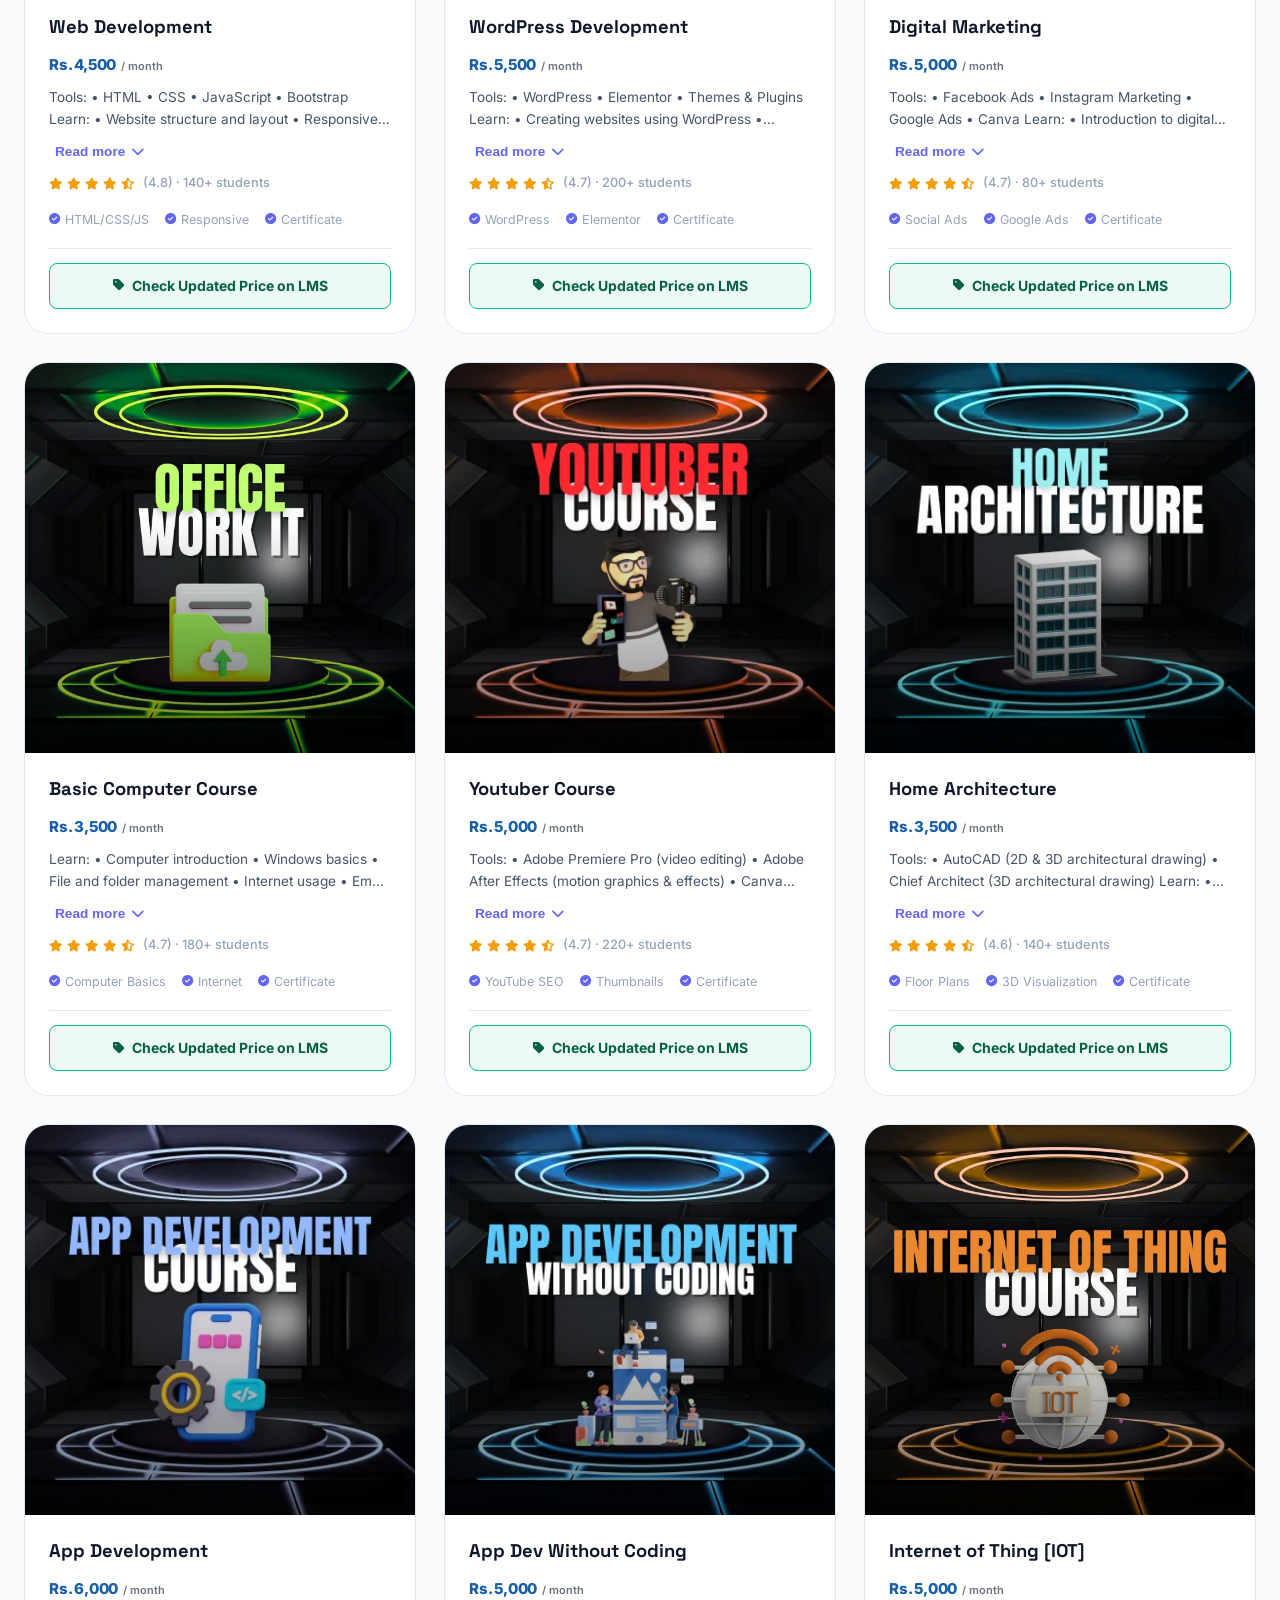
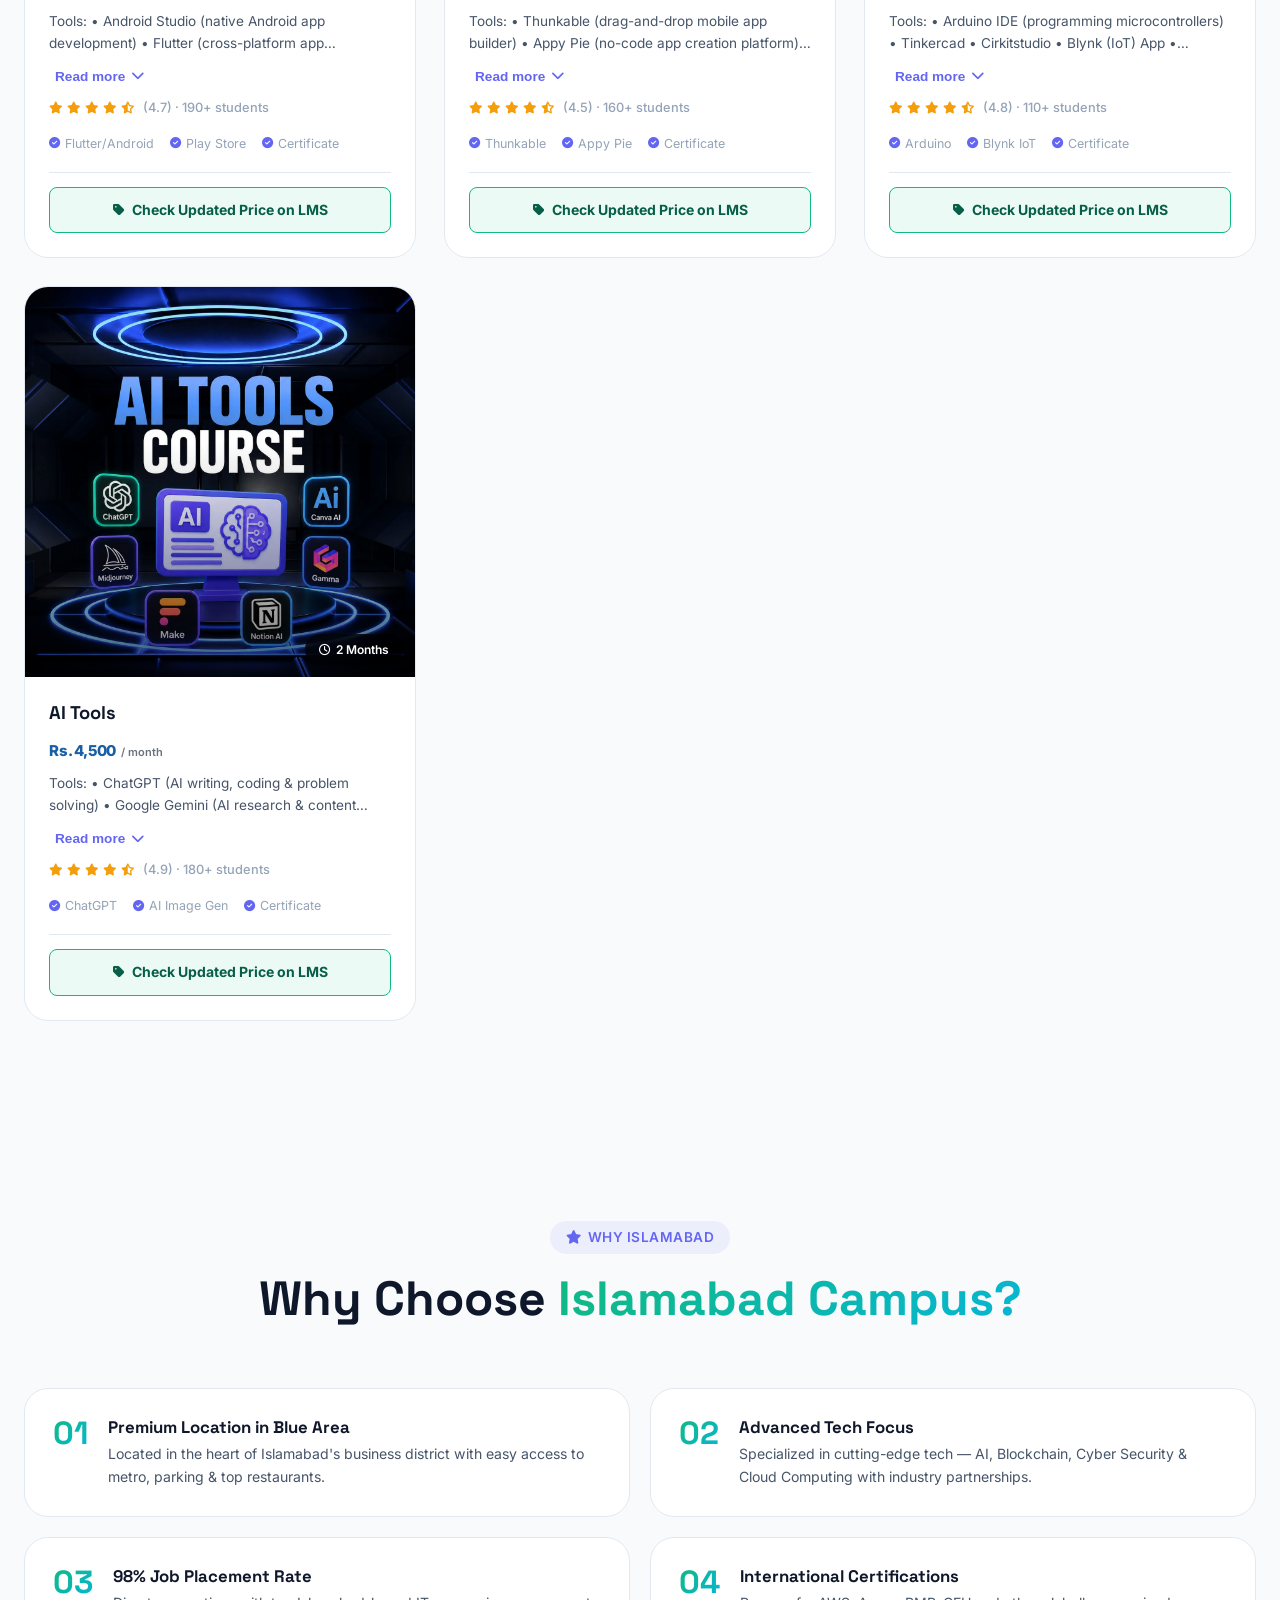
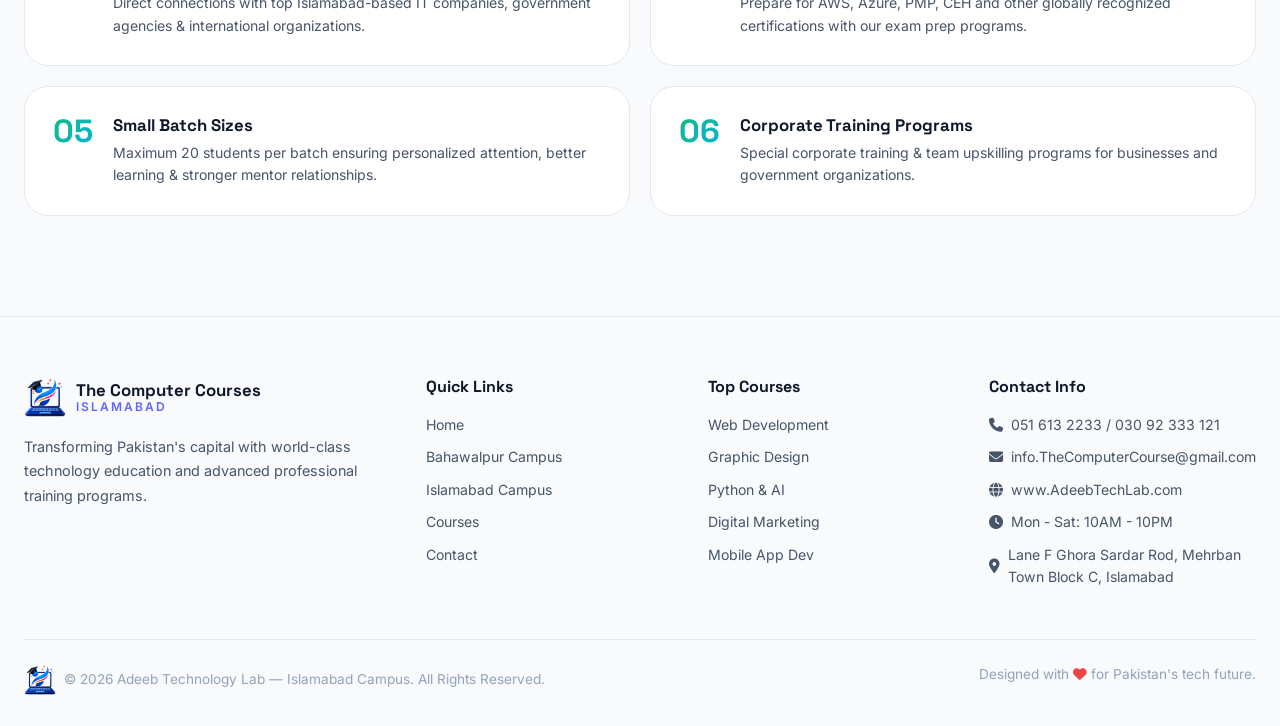
<file: islamabad.html>
<!DOCTYPE html>
<html lang="en" data-theme="light">
<head>
    <meta charset="UTF-8">
    <meta name="viewport" content="width=device-width, initial-scale=1.0">
    <title>The Computer Courses Islamabad Campus | 16 Professional Courses</title>   <link rel="icon" type="image/png" href="assets/adeeb.webp">
    <meta name="description" content="Adeeb Technology Lab Islamabad Campus — Explore 16 advanced professional IT courses including AI, Cyber Security, Blockchain, Cloud Computing and more.">
    <link rel="preconnect" href="https://fonts.googleapis.com">
    <link rel="preconnect" href="https://fonts.gstatic.com" crossorigin>
    <link href="https://fonts.googleapis.com/css2?family=Inter:wght@300;400;500;600;700;800;900&family=Space+Grotesk:wght@400;500;600;700&display=swap" rel="stylesheet">
    <link rel="stylesheet" href="https://cdn.jsdelivr.net/npm/@fortawesome/fontawesome-free@6.4.0/css/all.min.css">
    <link rel="stylesheet" href="css/style.css?v=4">
    <link rel="stylesheet" href="css/campus-page.css?v=3">
</head>
<body>

    <!-- ========== NAVBAR ========== -->
    <nav class="navbar" id="navbar">
        <div class="container nav-container">
            <a href="index.html" class="logo">
                <div class="logo-icon" style="background: none; border: none; box-shadow: none; border-radius: 0;">
                    <img src="assets/adeeb.webp" alt="Adeeb Logo" style="width: 100%; height: 100%; object-fit: contain;">
                </div>
                <div class="logo-text">
                    <span class="logo-name">The Computer Courses</span>
                    <span class="logo-sub">Bahawalpur, Islamabad</span>
                </div>
            </a>
            <ul class="nav-links" id="navLinks">
                <li><a href="index.html" class="nav-link">Home</a></li>
                <li><a href="bahawalpur.html" class="nav-link">Bahawalpur</a></li>
                <li><a href="islamabad.html" class="nav-link active">Islamabad</a></li>
                <li><a href="#courses" class="nav-link">Courses</a></li>
                <!-- <li><a href="#contact" class="nav-link">Contact</a></li> -->
            </ul>
            <div class="nav-actions">
                <button class="theme-toggle" id="themeToggle" aria-label="Toggle Theme">
                    <i class="fas fa-sun" id="themeIcon"></i>
                </button>
                <a href="#courses" class="btn btn-primary btn-sm nav-cta">Enroll Now</a>
                <button class="hamburger" id="hamburger" aria-label="Menu">
                    <span></span><span></span><span></span>
                </button>
            </div>
        </div>
    </nav>

    <!-- ========== CAMPUS HERO ========== -->
    <section class="campus-hero islamabad-hero" id="home">
        <div class="campus-hero-bg">
            <div class="hero-particles">
                <span></span><span></span><span></span><span></span><span></span>
                <span></span><span></span><span></span><span></span><span></span>
            </div>
        </div>
        <div class="container campus-hero-container">
            <div class="campus-hero-content">
                <div class="campus-location-badge" data-aos="fade-down">
                    <i class="fas fa-map-marker-alt"></i>
                    <span>Islamabad Campus</span>
                </div>
                <h1 class="campus-hero-title" data-aos="fade-up">
                    <span class="gradient-text-isb">16 Advanced</span><br>Courses Available
                </h1>
                <p class="campus-hero-desc" data-aos="fade-up">
                    Our premium campus in the capital city, specializing in advanced technology programs — AI, Cyber Security, Blockchain, Cloud Computing and more with industry-leading mentors.
                </p>
                <div class="campus-hero-stats" data-aos="fade-up">
                    <div class="mini-stat">
                        <i class="fas fa-book-open"></i>
                        <div>
                            <strong data-count="16">0</strong>
                            <span>Courses</span>
                        </div>
                    </div>
                    <div class="mini-stat">
                        <i class="fas fa-users"></i>
                        <div>
                            <strong data-count="2000">0</strong>
                            <span>Students</span>
                        </div>
                    </div>
                    <div class="mini-stat">
                        <i class="fas fa-chalkboard-teacher"></i>
                        <div>
                            <strong data-count="20">0</strong>
                            <span>Trainers</span>
                        </div>
                    </div>
                    <div class="mini-stat">
                        <i class="fas fa-trophy"></i>
                        <div>
                            <strong data-count="98">0</strong>
                            <span>Placement</span>
                        </div>
                    </div>
                </div>
                <div class="campus-hero-btns" data-aos="fade-up">
                    <a href="#courses" class="btn btn-isb btn-lg"><i class="fas fa-rocket"></i> View All Courses</a>
                    <!-- <a href="#contact" class="btn btn-outline btn-lg"><i class="fas fa-phone"></i> Contact Us</a> -->
                </div>
            </div>
            <div class="campus-hero-visual" data-aos="fade-left">
                <div class="campus-info-card isb-card">
                    <div class="info-card-header isb-header">
                        <i class="fas fa-building"></i>
                        <h3>Campus Details</h3>
                    </div>
                    <div class="info-card-body">
                        <div class="info-row"><i class="fas fa-map-marker-alt"></i><span>Lane F Ghora Sardar Rod, Mehrban Town Block C, Islamabad</span></div>
                        <div class="info-row"><i class="fas fa-phone"></i><span>051 613 2233 / 030 92 333 121</span></div>
                        <div class="info-row"><i class="fas fa-envelope"></i><span> info.TheComputerCourse@gmail.com </span></div>
                        <div class="info-row"><i class="fas fa-clock"></i><span>Mon - Sat: 10:00 AM - 10:00 PM</span></div>
                        <div class="info-row"><i class="fas fa-wifi"></i><span>Premium Labs & Free Wi-Fi</span></div>
                        <div class="info-social-row social-links">
                            <a href="https://www.facebook.com/TheComputerCourses" class="social-link isb-social" aria-label="Facebook" target="_blank" rel="noopener noreferrer"><i class="fab fa-facebook-f"></i></a>
                            <a href="https://www.instagram.com/thecomputercourses" class="social-link isb-social" aria-label="Instagram" target="_blank" rel="noopener noreferrer"><i class="fab fa-instagram"></i></a>
                            <a href="https://www.linkedin.com/company/thecomputercourses" class="social-link isb-social" aria-label="LinkedIn" target="_blank" rel="noopener noreferrer"><i class="fab fa-linkedin-in"></i></a>
                            <a href="https://www.whatsapp.com/channel/0029VaC5PtjEgGfEQtQZUh1p" class="social-link isb-social" aria-label="WhatsApp" target="_blank" rel="noopener noreferrer"><i class="fab fa-whatsapp"></i></a>
                        </div>
                    </div>
                    <div class="info-card-footer">
                        <span class="campus-status isb-status"><i class="fas fa-circle"></i> Admissions Open</span>
                    </div>
                </div>
            </div>
        </div>
        <div class="hero-wave">
            <svg viewBox="0 0 1440 120" fill="none" xmlns="http://www.w3.org/2000/svg">
                <path d="M0,64L48,69.3C96,75,192,85,288,80C384,75,480,53,576,48C672,43,768,53,864,64C960,75,1056,85,1152,80C1248,75,1344,53,1392,42.7L1440,32L1440,120L1392,120C1344,120,1248,120,1152,120C1056,120,960,120,864,120C768,120,672,120,576,120C480,120,384,120,288,120C192,120,96,120,48,120L0,120Z" fill="var(--bg-primary)"/>
            </svg>
        </div>
    </section>



    <!-- ========== COURSES ========== -->
    <section class="courses section" id="courses">
        <div class="container">
            <div class="section-header" data-aos="fade-up">
                <span class="section-badge"><i class="fas fa-graduation-cap"></i> Islamabad Courses</span>
                <h2 class="section-title">All <span class="gradient-text-isb" id="courseCountTitle">16 Courses</span></h2>
                <p class="section-subtitle">Advanced programs taught by the best industry professionals in the capital.</p>
            </div>
            <div class="courses-grid" id="coursesGrid"></div>
            <div class="no-results" id="noResults" style="display:none;">
                <i class="fas fa-search"></i>
                <h3>No courses found</h3>
                <p>Try a different category</p>
            </div>
        </div>
    </section>

    <!-- ========== WHY THIS CAMPUS ========== -->
    <section class="why-campus section">
        <div class="container">
            <div class="section-header" data-aos="fade-up">
                <span class="section-badge"><i class="fas fa-star"></i> Why Islamabad</span>
                <h2 class="section-title">Why Choose <span class="gradient-text-isb">Islamabad Campus?</span></h2>
            </div>
            <div class="why-grid">
                <div class="why-card isb-why" data-aos="fade-up" data-delay="0">
                    <div class="why-number isb-num">01</div>
                    <div class="why-content">
                        <h3>Premium Location in Blue Area</h3>
                        <p>Located in the heart of Islamabad's business district with easy access to metro, parking & top restaurants.</p>
                    </div>
                </div>
                <div class="why-card isb-why" data-aos="fade-up" data-delay="100">
                    <div class="why-number isb-num">02</div>
                    <div class="why-content">
                        <h3>Advanced Tech Focus</h3>
                        <p>Specialized in cutting-edge tech — AI, Blockchain, Cyber Security & Cloud Computing with industry partnerships.</p>
                    </div>
                </div>
                <div class="why-card isb-why" data-aos="fade-up" data-delay="200">
                    <div class="why-number isb-num">03</div>
                    <div class="why-content">
                        <h3>98% Job Placement Rate</h3>
                        <p>Direct connections with top Islamabad-based IT companies, government agencies & international organizations.</p>
                    </div>
                </div>
                <div class="why-card isb-why" data-aos="fade-up" data-delay="300">
                    <div class="why-number isb-num">04</div>
                    <div class="why-content">
                        <h3>International Certifications</h3>
                        <p>Prepare for AWS, Azure, PMP, CEH and other globally recognized certifications with our exam prep programs.</p>
                    </div>
                </div>
                <div class="why-card isb-why" data-aos="fade-up" data-delay="400">
                    <div class="why-number isb-num">05</div>
                    <div class="why-content">
                        <h3>Small Batch Sizes</h3>
                        <p>Maximum 20 students per batch ensuring personalized attention, better learning & stronger mentor relationships.</p>
                    </div>
                </div>
                <div class="why-card isb-why" data-aos="fade-up" data-delay="500">
                    <div class="why-number isb-num">06</div>
                    <div class="why-content">
                        <h3>Corporate Training Programs</h3>
                        <p>Special corporate training & team upskilling programs for businesses and government organizations.</p>
                    </div>
                </div>
            </div>
        </div>
    </section>


    <!-- ========== FOOTER ========== -->
    <footer class="footer">
        <div class="container">
            <div class="footer-grid">
                <div class="footer-about">
                    <a href="index.html" class="logo footer-logo">
                        <div class="logo-icon" style="background: none; border: none; box-shadow: none; border-radius: 0;">
                            <img src="assets/adeeb.webp" alt="Adeeb Logo" style="width: 100%; height: 100%; object-fit: contain;">
                        </div>
                        <div class="logo-text">
                            <span class="logo-name">The Computer Courses</span>
                            <span class="logo-sub">Islamabad</span>
                        </div>
                    </a>
                    <p>Transforming Pakistan's capital with world-class technology education and advanced professional training programs.</p>
                </div>
                <div class="footer-links-col">
                    <h4>Quick Links</h4>
                    <ul>
                        <li><a href="index.html">Home</a></li>
                        <li><a href="bahawalpur.html">Bahawalpur Campus</a></li>
                        <li><a href="islamabad.html">Islamabad Campus</a></li>
                        <li><a href="#courses">Courses</a></li>
                        <li><a href="#contact">Contact</a></li>
                    </ul>
                </div>
                <div class="footer-links-col">
                    <h4>Top Courses</h4>
                    <ul>
                        <li><a href="#">Web Development</a></li>
                        <li><a href="#">Graphic Design</a></li>
                        <li><a href="#">Python & AI</a></li>
                        <li><a href="#">Digital Marketing</a></li>
                        <li><a href="#">Mobile App Dev</a></li>
                    </ul>
                </div>
                <div class="footer-links-col">
                    <h4>Contact Info</h4>
                    <ul>
                        <li><i class="fas fa-phone"></i> 051 613 2233 / 030 92 333 121</li>
                        <li><i class="fas fa-envelope"></i>info.TheComputerCourse@gmail.com</li>
                        <li><i class="fas fa-globe"></i> www.AdeebTechLab.com</li>
                        <li><i class="fas fa-clock"></i> Mon - Sat: 10AM - 10PM</li>
                        <li><i class="fas fa-map-marker-alt"></i> Lane F Ghora Sardar Rod, Mehrban Town Block C, Islamabad</li>
                    </ul>
                </div>
            </div>
            <div class="footer-bottom">
                <div class="footer-bottom-brand">
                    <span class="footer-bottom-icon"><img src="assets/adeeb.webp" alt="Adeeb Logo" style="width:100%;height:100%;object-fit:contain;"></span>
                    <p>&copy; 2026 Adeeb Technology Lab — Islamabad Campus. All Rights Reserved.</p>
                </div>
                <p>Designed with <i class="fas fa-heart" style="color: #ef4444;"></i> for Pakistan's tech future.</p>
            </div>
        </div>
    </footer>

    <!-- Back to Top -->
    <button class="back-to-top" id="backToTop" aria-label="Back to top"><i class="fas fa-chevron-up"></i></button>

    <script src="js/courses-data.js"></script>
    <script src="js/campus-page.js?v=2"></script>
    <script>
        initCampusPage('islamabad');
    </script>
</body>
</html>
</file>
<file: css/style.css>
/* =============================================
   ADEEB TECHNOLOGY LAB - MAIN STYLESHEET
   Premium Institute Template
   ============================================= */

:root {
    --navbar-height: 96px;
    --bg-primary: #ffffff;
    --bg-secondary: #f8fafc;
    --bg-tertiary: #f1f5f9;
    --bg-card: #ffffff;
    --bg-card-hover: #f8fafc;
    --text-primary: #0f172a;
    --text-secondary: #475569;
    --text-muted: #94a3b8;
    --border-color: #e2e8f0;
    --border-light: #f1f5f9;
    --shadow-sm: 0 1px 3px rgba(0,0,0,0.06), 0 1px 2px rgba(0,0,0,0.04);
    --shadow-md: 0 4px 20px rgba(0,0,0,0.06), 0 2px 8px rgba(0,0,0,0.04);
    --shadow-lg: 0 10px 40px rgba(0,0,0,0.08), 0 4px 16px rgba(0,0,0,0.04);
    --shadow-xl: 0 20px 60px rgba(0,0,0,0.1), 0 8px 24px rgba(0,0,0,0.06);
    --shadow-glow: 0 0 30px rgba(99, 102, 241, 0.15);
    --primary: #6366f1;
    --primary-light: #818cf8;
    --primary-dark: #4f46e5;
    --primary-bg: rgba(99, 102, 241, 0.08);
    --secondary: #06b6d4;
    --accent: #f59e0b;
    --success: #10b981;
    --danger: #ef4444;
    --gradient-primary: linear-gradient(135deg, #6366f1 0%, #06b6d4 100%);
    --gradient-hero: linear-gradient(135deg, #6366f1 0%, #8b5cf6 30%, #06b6d4 70%, #10b981 100%);
    --gradient-card: linear-gradient(135deg, #6366f1 0%, #8b5cf6 100%);
    --font-primary: 'Inter', -apple-system, BlinkMacSystemFont, sans-serif;
    --font-heading: 'Space Grotesk', 'Inter', sans-serif;
    --section-padding: 100px 0;
    --container-max: 1280px;
    --radius-sm: 8px;
    --radius-md: 12px;
    --radius-lg: 16px;
    --radius-xl: 24px;
    --radius-full: 9999px;
    --transition: all 0.3s cubic-bezier(0.4, 0, 0.2, 1);
    --transition-slow: all 0.5s cubic-bezier(0.4, 0, 0.2, 1);
    --navbar-bg: rgba(255, 255, 255, 0.85);
    --navbar-blur: blur(20px);
}

[data-theme="dark"] {
    --bg-primary: #0f172a;
    --bg-secondary: #1e293b;
    --bg-tertiary: #1a2332;
    --bg-card: #1e293b;
    --bg-card-hover: #253348;
    --text-primary: #f1f5f9;
    --text-secondary: #94a3b8;
    --text-muted: #64748b;
    --border-color: #334155;
    --border-light: #1e293b;
    --shadow-sm: 0 1px 3px rgba(0,0,0,0.2);
    --shadow-md: 0 4px 20px rgba(0,0,0,0.3);
    --shadow-lg: 0 10px 40px rgba(0,0,0,0.4);
    --shadow-xl: 0 20px 60px rgba(0,0,0,0.5);
    --shadow-glow: 0 0 30px rgba(99, 102, 241, 0.25);
    --primary-bg: rgba(99, 102, 241, 0.15);
    --navbar-bg: rgba(15, 23, 42, 0.9);
}

*, *::before, *::after { margin: 0; padding: 0; box-sizing: border-box; }
html { scroll-behavior: smooth; scroll-padding-top: var(--navbar-height); max-width: 100%; overflow-x: hidden; }
body { font-family: var(--font-primary); background: var(--bg-primary); color: var(--text-primary); line-height: 1.6; transition: background 0.4s ease, color 0.4s ease; overflow-x: hidden; max-width: 100%; }
h1, h2, h3, h4, h5, h6 { font-family: var(--font-heading); font-weight: 700; line-height: 1.2; }
a { text-decoration: none; color: inherit; transition: var(--transition); }
img { max-width: 100%; display: block; }
ul { list-style: none; }
.container { max-width: var(--container-max); margin: 0 auto; padding: 0 24px; min-width: 0; width: 100%; box-sizing: border-box; }
.section { padding: var(--section-padding); }

.gradient-text { background: var(--gradient-primary); -webkit-background-clip: text; -webkit-text-fill-color: transparent; background-clip: text; }

/* BUTTONS */
.btn { display: inline-flex; align-items: center; gap: 8px; padding: 8px 10px; font-family: var(--font-primary); font-weight: 600; border: none; border-radius: var(--radius-full); cursor: pointer; transition: var(--transition); text-align: center; justify-content: center; white-space: nowrap; }
.btn-sm { padding: 8px 20px; font-size: 0.85rem; }
.btn-lg { padding: 14px 32px; font-size: 1rem; }
.btn-primary { background: var(--gradient-primary); color: #fff; box-shadow: 0 4px 15px rgba(99, 102, 241, 0.3); }
.btn-primary:hover { transform: translateY(-2px); box-shadow: 0 8px 25px rgba(99, 102, 241, 0.4); }
.btn-outline { background: transparent; color: var(--text-primary); border: 2px solid var(--border-color); }
.btn-outline:hover { border-color: var(--primary); color: var(--primary); transform: translateY(-2px); }
.btn-block { width: 100%; }

/* SECTION HEADER */
.section-header { text-align: center; margin-bottom: 60px; }
.section-badge { display: inline-flex; align-items: center; gap: 6px; padding: 6px 16px; background: var(--primary-bg); color: var(--primary); font-size: 0.85rem; font-weight: 600; border-radius: var(--radius-full); margin-bottom: 16px; letter-spacing: 0.5px; text-transform: uppercase; }
.section-title { font-size: clamp(2rem, 4vw, 3rem); margin-bottom: 16px; color: var(--text-primary); }
.section-subtitle { font-size: 1.1rem; color: var(--text-secondary); max-width: 600px; margin: 0 auto; }

/* NAVBAR */
.navbar { position: fixed; top: 0; left: 0; right: 0; z-index: 1000; padding: 16px 0; background: var(--navbar-bg); backdrop-filter: var(--navbar-blur); -webkit-backdrop-filter: var(--navbar-blur); border-bottom: 1px solid transparent; transition: var(--transition); }
.navbar.scrolled { padding: 10px 0; border-bottom-color: var(--border-color); box-shadow: var(--shadow-sm); }
.nav-container { display: flex; align-items: center; justify-content: space-between; }
.logo { display: flex; align-items: center; gap: 10px; flex-shrink: 0; z-index: 101; }
.logo-icon { width: 42px; height: 42px; background: var(--gradient-primary); border-radius: 50%; display: flex; align-items: center; justify-content: center; color: #fff; font-size: 1.1rem; overflow: hidden; border: 2px solid var(--bg-card); box-shadow: 0 2px 8px rgba(0,0,0,0.12); flex-shrink: 0; }
.logo-text { display: flex; flex-direction: column; line-height: 1.2; min-width: 0; }
.logo-name { font-family: var(--font-heading); font-weight: 700; font-size: 1.05rem; color: var(--text-primary); white-space: nowrap; overflow: hidden; text-overflow: ellipsis; }
.logo-sub { font-weight: 600; font-size: 0.75rem; color: var(--primary); letter-spacing: 2px; text-transform: uppercase; white-space: nowrap; overflow: hidden; text-overflow: ellipsis; }
.nav-links { display: flex; align-items: center; gap: 8px; }
.nav-link { padding: 8px 16px; font-size: 0.9rem; font-weight: 500; color: var(--text-secondary); border-radius: var(--radius-full); transition: var(--transition); }
.nav-link:hover, .nav-link.active { color: var(--primary); background: var(--primary-bg); }
.nav-actions { display: flex; align-items: center; gap: 12px; }
.theme-toggle { width: 42px; height: 42px; border: 2px solid var(--border-color); border-radius: var(--radius-full); background: var(--bg-card); color: var(--text-primary); font-size: 1rem; cursor: pointer; transition: var(--transition); display: flex; align-items: center; justify-content: center; }
.theme-toggle:hover { border-color: var(--primary); color: var(--primary); transform: rotate(30deg); }
.hamburger { display: none; flex-direction: column; gap: 5px; background: none; border: none; cursor: pointer; padding: 4px; z-index: 101; }
.hamburger span { width: 24px; height: 2.5px; background: var(--text-primary); border-radius: 4px; transition: var(--transition); }
.hamburger.active span:nth-child(1) { transform: rotate(45deg) translate(5px, 5px); }
.hamburger.active span:nth-child(2) { opacity: 0; }
.hamburger.active span:nth-child(3) { transform: rotate(-45deg) translate(5px, -5px); }

/* HERO */
.hero { position: relative; min-height: 100vh; padding-bottom: 100px; display: flex; align-items: center; padding-top: var(--navbar-height); overflow: hidden; background: var(--bg-secondary); }
.hero-bg-shapes .shape { position: absolute; border-radius: 50%; filter: blur(80px); opacity: 0.3; }
.shape-1 { width: 500px; height: 500px; background: var(--primary); top: -200px; right: -100px; animation: float 8s ease-in-out infinite; }
.shape-2 { width: 400px; height: 400px; background: var(--secondary); bottom: -150px; left: -100px; animation: float 10s ease-in-out infinite reverse; }
.shape-3 { width: 200px; height: 200px; background: var(--accent); top: 40%; left: 40%; animation: float 6s ease-in-out infinite; }
.shape-4 { width: 300px; height: 300px; background: #8b5cf6; top: 20%; right: 30%; animation: float 12s ease-in-out infinite reverse; }
@keyframes float { 0%, 100% { transform: translateY(0) scale(1); } 50% { transform: translateY(-30px) scale(1.05); } }

.hero-container { display: grid; grid-template-columns: 1fr 1fr; gap: 60px; align-items: center; position: relative; z-index: 2; min-width: 0; }
.hero-content, .hero-visual { min-width: 0; }
.hero-badge { display: inline-flex; align-items: center; gap: 8px; padding: 8px 20px; background: var(--primary-bg); color: var(--primary); font-size: 0.85rem; font-weight: 600; border-radius: var(--radius-full); margin-bottom: 24px; border: 1px solid rgba(99, 102, 241, 0.2); animation: fadeInDown 0.6s ease; }
.hero-title { font-size: clamp(2.5rem, 5vw, 4rem); margin-bottom: 20px; line-height: 1.15; animation: fadeInUp 0.6s ease 0.1s both; }
.hero-description { font-size: 1.15rem; color: var(--text-secondary); margin-bottom: 36px; line-height: 1.7; max-width: 540px; animation: fadeInUp 0.6s ease 0.2s both; overflow-wrap: break-word; word-break: break-word; }
.hero-stats { display: flex; gap: 32px; margin-bottom: 40px; animation: fadeInUp 0.6s ease 0.3s both; }
.stat-item { text-align: center; }
.stat-number { font-family: var(--font-heading); font-size: 2rem; font-weight: 800; background: var(--gradient-primary); -webkit-background-clip: text; -webkit-text-fill-color: transparent; background-clip: text; }
.stat-number::after { content: '+'; font-size: 1.2rem; }
.stat-label { font-size: 0.8rem; color: var(--text-muted); font-weight: 500; text-transform: uppercase; letter-spacing: 1px; margin-top: 2px; }
.hero-buttons { display: flex; gap: 16px; flex-wrap: wrap; animation: fadeInUp 0.6s ease 0.4s both; }

/* ========== HERO ILLUSTRATION - ORBIT LAYOUT ========== */
.hero-visual { position: relative; }

.hero-illustration {
    position: relative;
    width: 100%;
    height: 520px;
    display: flex;
    align-items: center;
    justify-content: center;
}

.orbit-ring-1 {
    position: absolute;
    top: 50%;
    left: 50%;
    width: 320px;
    height: 320px;
    margin-left: -160px;
    margin-top: -160px;
    border: 1.5px dashed rgba(99, 102, 241, 0.3);
    border-radius: 50%;
    pointer-events: none;
    animation: spin-slow 20s linear infinite;
    z-index: 1;
}

.orbit-ring-2 {
    position: absolute;
    top: 50%;
    left: 50%;
    width: 490px;
    height: 490px;
    margin-left: -245px;
    margin-top: -245px;
    border: 1.5px dashed rgba(6, 182, 212, 0.25);
    border-radius: 50%;
    pointer-events: none;
    animation: spin-slow-reverse 30s linear infinite;
    z-index: 1;
}

@keyframes spin-slow {
    from { transform: rotate(0deg); }
    to   { transform: rotate(360deg); }
}

@keyframes spin-slow-reverse {
    from { transform: rotate(360deg); }
    to   { transform: rotate(0deg); }
}

.central-orb {
    position: absolute;
    top: 50%;
    left: 50%;
    transform: translate(-50%, -50%);
    width: 200px;
    height: 200px;
    z-index: 5;
    display: flex;
    align-items: center;
    justify-content: center;
}

.floating-card {
    position: absolute;
    padding: 10px 16px;
    background: var(--bg-card);
    border: 1px solid var(--border-color);
    border-radius: var(--radius-lg);
    box-shadow: var(--shadow-lg);
    display: flex;
    align-items: center;
    gap: 8px;
    font-weight: 600;
    font-size: 0.82rem;
    white-space: nowrap;
    z-index: 4;
    transform: translate(-50%, -50%);
    animation: float-card 6s ease-in-out infinite;
}

.floating-card i { font-size: 1.1rem; color: var(--primary); }

/* 8 badges evenly spaced 45deg apart on a 220px-radius circle around the central logo */
.fc-1  { top: calc(50% - 220px); left: calc(50% + 0px);   animation-delay: 0s;   }
.fc-2  { top: calc(50% - 156px); left: calc(50% + 156px); animation-delay: 1s;   }
.fc-3  { top: calc(50% + 0px);   left: calc(50% + 220px); animation-delay: 2s;   }
.fc-4  { top: calc(50% + 156px); left: calc(50% + 156px); animation-delay: 3s;   }
.fc-5  { top: calc(50% + 220px); left: calc(50% + 0px);   animation-delay: 1.5s; }
.fc-6  { top: calc(50% + 156px); left: calc(50% - 156px); animation-delay: 0.5s; }
.fc-8  { top: calc(50% + 0px);   left: calc(50% - 220px); animation-delay: 2.2s; }
.fc-10 { top: calc(50% - 156px); left: calc(50% - 156px); animation-delay: 1.8s; }

@keyframes float-card {
    0%, 100% { transform: translate(-50%, -50%); }
    50%       { transform: translate(-50%, calc(-50% - 12px)); }
}

.hero-wave { position: absolute; bottom: -2px; left: 0; right: 0; z-index: 1; }
.hero-wave svg { display: block; width: 100%; }

/* ABOUT */
.about-grid { display: grid; grid-template-columns: repeat(3, 1fr); gap: 24px; }
.about-card { background: var(--bg-card); border: 1px solid var(--border-color); border-radius: var(--radius-xl); padding: 36px 28px; text-align: center; transition: var(--transition); position: relative; overflow: hidden; }
.about-card::before { content: ''; position: absolute; top: 0; left: 0; right: 0; height: 4px; background: var(--gradient-primary); transform: scaleX(0); transition: var(--transition); }
.about-card:hover { transform: translateY(-8px); box-shadow: var(--shadow-xl); border-color: var(--primary); }
.about-card:hover::before { transform: scaleX(1); }
.about-card-icon { width: 70px; height: 70px; margin: 0 auto 20px; background: var(--primary-bg); border-radius: var(--radius-lg); display: flex; align-items: center; justify-content: center; font-size: 1.5rem; color: var(--primary); transition: var(--transition); }
.about-card:hover .about-card-icon { background: var(--gradient-primary); color: #fff; transform: scale(1.1) rotate(5deg); }
.about-card h3 { font-size: 1.15rem; margin-bottom: 10px; color: var(--text-primary); }
.about-card p  { font-size: 0.9rem; color: var(--text-secondary); line-height: 1.6; }

/* COURSES */
.courses { background: var(--bg-secondary); }
.campus-filter { display: flex; justify-content: center; gap: 12px; margin-bottom: 20px; flex-wrap: wrap; }
.filter-btn { display: inline-flex; align-items: center; gap: 8px; padding: 10px 24px; background: var(--bg-card); border: 2px solid var(--border-color); border-radius: var(--radius-full); font-family: var(--font-primary); font-size: 0.9rem; font-weight: 600; color: var(--text-secondary); cursor: pointer; transition: var(--transition); }
.filter-btn:hover { border-color: var(--primary); color: var(--primary); }
.filter-btn.active { background: var(--gradient-primary); color: #fff; border-color: transparent; box-shadow: 0 4px 15px rgba(99, 102, 241, 0.3); }
.filter-count { background: rgba(255,255,255,0.2); padding: 2px 8px; border-radius: var(--radius-full); font-size: 0.75rem; }
.filter-btn:not(.active) .filter-count { background: var(--primary-bg); color: var(--primary); }
.category-filter { display: flex; justify-content: center; gap: 8px; margin-bottom: 40px; flex-wrap: wrap; }
.cat-btn { padding: 6px 18px; background: transparent; border: 1px solid var(--border-color); border-radius: var(--radius-full); font-family: var(--font-primary); font-size: 0.82rem; font-weight: 500; color: var(--text-muted); cursor: pointer; transition: var(--transition); }
.cat-btn:hover { color: var(--primary); border-color: var(--primary); }
.cat-btn.active { background: var(--primary-bg); color: var(--primary); border-color: var(--primary); }

/* =============================================
   COURSE CARDS — KEY FIX:
   Cards are now full flex columns so the
   "Check Price on LMS" button always sits
   pinned to the bottom regardless of content.
   ============================================= */
.courses-grid { display: grid; grid-template-columns: repeat(auto-fill, minmax(320px, 1fr)); gap: 28px; }

/* FIX 1: Make the card itself a flex column */
.course-card {
    background: var(--bg-card);
    border: 1px solid var(--border-color);
    border-radius: var(--radius-xl);
    overflow: hidden;
    transition: var(--transition-slow);
    position: relative;
    opacity: 0;
    transform: translateY(30px);
    animation: cardAppear 0.5s ease forwards;
    display: flex;
    flex-direction: column;
}
.course-card:hover { transform: translateY(-12px) scale(1.02); box-shadow: var(--shadow-xl); border-color: var(--primary-light); }
.course-card:hover .course-card-image img { transform: scale(1.1); }
.course-card:hover .course-card-shine { left: 120%; }
@keyframes cardAppear { to { opacity: 1; transform: translateY(0); } }
.course-card-image { position: relative; overflow: hidden; }
.course-card-image img { width: 100%; height: auto; display: block; transition: transform 0.6s cubic-bezier(0.4, 0, 0.2, 1); }
.course-card-image::after { content: ''; position: absolute; bottom: 0; left: 0; right: 0; height: 60%; background: linear-gradient(to top, rgba(0,0,0,0.5) 0%, transparent 100%); pointer-events: none; }
.course-card-shine { position: absolute; top: 0; left: -100%; width: 60%; height: 100%; background: linear-gradient(90deg, transparent, rgba(255,255,255,0.15), transparent); transition: left 0.8s ease; z-index: 2; pointer-events: none; }
.course-badges { position: absolute; top: 12px; left: 12px; right: 12px; display: flex; justify-content: space-between; z-index: 3; }
.badge { padding: 4px 12px; border-radius: var(--radius-full); font-size: 0.72rem; font-weight: 700; text-transform: uppercase; letter-spacing: 0.5px; }
.badge-campus { background: rgba(99, 102, 241, 0.9); color: #fff; }
.badge-campus-isb { background: rgba(16, 185, 129, 0.9); color: #fff; }
.badge-discount { background: rgba(239, 68, 68, 0.9); color: #fff; animation: pulse-badge 2s ease-in-out infinite; }
@keyframes pulse-badge { 0%, 100% { transform: scale(1); } 50% { transform: scale(1.08); } }
.badge-hot { background: linear-gradient(135deg, #f59e0b, #ef4444); color: #fff; }
.course-duration { position: absolute; bottom: 12px; right: 12px; padding: 6px 14px; background: rgba(0,0,0,0.7); backdrop-filter: blur(10px); color: #fff; border-radius: var(--radius-full); font-size: 0.75rem; font-weight: 600; z-index: 3; display: flex; align-items: center; gap: 5px; }

/* FIX 2: Make card body a flex column that grows to fill remaining space */
.course-card-body {
    padding: 24px;
    position: relative;
    display: flex;
    flex-direction: column;
    flex: 1;
}

.course-category-tag { display: inline-block; padding: 3px 12px; background: var(--primary-bg); color: var(--primary); font-size: 0.72rem; font-weight: 600; border-radius: var(--radius-full); margin-bottom: 12px; text-transform: uppercase; letter-spacing: 0.5px; }
.course-card-body h3 { font-size: 1.15rem; margin-bottom: 8px; color: var(--text-primary); transition: var(--transition); line-height: 1.35; }
.course-card:hover .course-card-body h3 { color: var(--primary); }
.course-card-body .course-desc { font-size: 0.85rem; color: var(--text-secondary); line-height: 1.6; margin-bottom: 16px; max-height: calc(1.6em * 2); display: -webkit-box; -webkit-line-clamp: 2; -webkit-box-orient: vertical; overflow: hidden; }
.course-card-body .course-desc.expanded { display: block; overflow: visible; max-height: none; }
.desc-toggle { background: transparent; border: none; color: var(--primary); padding: 4px 6px; border-radius: var(--radius-full); cursor: pointer; display: flex; width: 100%; align-items: center; justify-content: flex-start; margin-top: -6px; margin-bottom: 10px; transition: var(--transition); }
.desc-toggle:hover { color: var(--primary-dark); }
.desc-toggle i { transition: transform 0.2s ease; }
.desc-toggle.open i { transform: rotate(180deg); }
.desc-toggle .desc-toggle-label { margin-right: 6px; font-size: 0.85rem; font-weight: 600; }
.desc-modal { position: fixed; inset: 0; display: none; z-index: 2000; }
.desc-modal.open { display: block; }
.desc-modal-backdrop { position: absolute; inset: 0; background: rgba(0,0,0,0.45); backdrop-filter: blur(2px); }
.desc-modal-dialog { position: absolute; left: 50%; top: 50%; transform: translate(-50%, -50%); width: min(640px, 92vw); max-height: 72vh; overflow: auto; background: var(--bg-card); color: var(--text-primary); border: 1px solid var(--border-color); border-radius: var(--radius-xl); box-shadow: var(--shadow-xl); padding: 24px 28px; }
.desc-modal-title { font-size: 1.1rem; margin-bottom: 8px; }
.desc-modal-content { font-size: 0.95rem; color: var(--text-secondary); line-height: 1.7; white-space: pre-wrap; }
.desc-modal-close { position: absolute; top: 10px; right: 12px; background: transparent; border: none; color: var(--text-secondary); font-size: 1.1rem; cursor: pointer; padding: 6px; }
.course-features { display: flex; gap: 16px; margin-bottom: 18px; flex-wrap: wrap; }
.course-feature { display: flex; align-items: center; gap: 5px; font-size: 0.78rem; color: var(--text-muted); }
.course-feature i { color: var(--primary); font-size: 0.7rem; }
.course-rating { display: flex; align-items: center; gap: 4px; margin-bottom: 16px; }
.course-rating i { color: #f59e0b; font-size: 0.75rem; }
.course-rating span { font-size: 0.8rem; color: var(--text-muted); font-weight: 500; margin-left: 4px; }

/* FIX 3: Push pricing block to bottom of card always */
.course-pricing {
    margin-top: auto;
    padding-top: 18px;
    border-top: 1px solid var(--border-color);
}

/* Old price styles kept for safety but no longer rendered */
.price-wrapper { display: flex; flex-direction: column; gap: 2px; }
.old-price { font-size: 0.85rem; color: var(--text-muted); text-decoration: line-through; font-weight: 500; }
.new-price { font-family: var(--font-heading); font-size: 1.5rem; font-weight: 800; background: var(--gradient-primary); -webkit-background-clip: text; -webkit-text-fill-color: transparent; background-clip: text; }

.course-enroll-btn { padding: 10px 24px; background: var(--gradient-primary); color: #fff; border: none; border-radius: var(--radius-full); font-family: var(--font-primary); font-size: 0.85rem; font-weight: 600; cursor: pointer; transition: var(--transition); display: flex; align-items: center; gap: 6px; position: relative; overflow: hidden; }
.course-enroll-btn::before { content: ''; position: absolute; top: 0; left: -100%; width: 100%; height: 100%; background: linear-gradient(90deg, transparent, rgba(255,255,255,0.2), transparent); transition: left 0.5s ease; }
.course-enroll-btn:hover { transform: translateY(-2px); box-shadow: 0 6px 20px rgba(99, 102, 241, 0.4); }
.course-enroll-btn:hover::before { left: 100%; }

.no-results { text-align: center; padding: 80px 20px; color: var(--text-muted); }
.no-results i { font-size: 3rem; margin-bottom: 16px; opacity: 0.5; }
.no-results h3 { font-size: 1.3rem; margin-bottom: 8px; color: var(--text-secondary); }

/* COURSES SHOWCASE */
.courses-showcase { background: var(--bg-secondary); padding-top: 80px; padding-bottom: 80px; }
.courses-showcase-title { text-align: center; color: var(--text-primary); font-size: clamp(2rem, 3.5vw, 3rem); margin-bottom: 36px; }
.courses-showcase-grid { display: grid; grid-template-columns: repeat(4, minmax(220px, 1fr)); gap: 22px; }
.course-box { background: var(--bg-card); border: 1px solid var(--border-color); border-radius: 18px; padding: 34px 22px 30px; min-height: 182px; display: flex; flex-direction: column; align-items: center; justify-content: center; text-align: center; transition: var(--transition); position: relative; overflow: hidden; }
.course-box::before { content: ''; position: absolute; top: 0; left: 0; width: 100%; height: 4px; background: var(--gradient-primary); transform: scaleX(0); transform-origin: left; transition: var(--transition); }
.course-box:hover { transform: translateY(-6px); box-shadow: var(--shadow-md); border-color: var(--primary-light); }
.course-box:hover::before { transform: scaleX(1); }
.course-box-icon { font-size: 2rem; margin-bottom: 14px; transition: var(--transition); filter: drop-shadow(0 0 8px rgba(79, 70, 229, 0.22)); }
.course-box h3 { font-size: 1.15rem; margin-bottom: 4px; color: var(--text-primary); transition: var(--transition); }
.course-box p  { font-size: 0.95rem; color: var(--text-secondary); }
.course-box:hover .course-box-icon { transform: translateY(-2px) scale(1.08); filter: drop-shadow(0 0 14px rgba(79, 70, 229, 0.45)); }
.course-box:hover h3 { color: var(--primary-dark); }
.course-box-icon.navy   { color: #143f73; }
.course-box-icon.rose   { color: #ff4c7d; }
.course-box-icon.violet { color: #8b5cf6; }
.course-box-icon.pink   { color: #ec4899; }
.course-box-icon.amber  { color: #f59e0b; }
.course-box-icon.steel  { color: #173e74; }
.course-box-icon.gold   { color: #eab308; }
.course-box-icon.purple { color: #9329b9; }
.course-box-icon.teal   { color: #2f9b8f; }
.course-box-icon.sky    { color: #5f83a7; }
.course-box-icon.orange { color: #f59e0b; }
.course-box-icon.green  { color: #32c24d; }
.course-box-icon.deep   { color: #153d73; }

/* CAMPUSES */
.campuses-grid { display: grid; grid-template-columns: repeat(2, 1fr); gap: 32px; }
.campus-card { background: var(--bg-card); border: 1px solid var(--border-color); border-radius: var(--radius-xl); overflow: hidden; transition: var(--transition); }
.campus-card:hover { transform: translateY(-8px); box-shadow: var(--shadow-xl); }
.campus-card-image { position: relative; height: 220px; overflow: hidden; }
.campus-card-image img { width: 100%; height: 100%; object-fit: cover; transition: transform 0.5s ease; }
.campus-card:hover .campus-card-image img { transform: scale(1.08); }
.campus-overlay { position: absolute; top: 12px; right: 12px; }
.campus-tag { padding: 6px 16px; background: var(--gradient-primary); color: #fff; border-radius: var(--radius-full); font-size: 0.8rem; font-weight: 600; }
.campus-card-body { padding: 28px; }
.campus-card-body h3 { font-size: 1.3rem; margin-bottom: 16px; display: flex; align-items: center; gap: 8px; color: var(--text-primary); }
.campus-card-body h3 i { color: var(--primary); }
.campus-info { display: flex; flex-direction: column; gap: 10px; margin-bottom: 20px; }
.campus-info p { display: flex; align-items: center; gap: 10px; font-size: 0.9rem; color: var(--text-secondary); }
.campus-info p i { color: var(--primary); width: 16px; }

/* TESTIMONIALS */
.testimonials { background: var(--bg-secondary); overflow: hidden; border-top: 1px solid var(--border-color); border-bottom: 1px solid var(--border-color); }
.testimonials-slider { position: relative; }
.testimonials-controls { position: absolute; inset: 0; pointer-events: none; z-index: 3; }
.testimonial-arrow { width: 42px; height: 42px; border: 1px solid var(--border-color); border-radius: var(--radius-full); background: var(--bg-card); color: var(--text-secondary); cursor: pointer; transition: var(--transition); display: inline-flex; align-items: center; justify-content: center; position: absolute; top: 50%; transform: translateY(-50%); pointer-events: auto; }
.testimonial-arrow-left  { left: 0; }
.testimonial-arrow-right { right: 0; }
.testimonial-arrow:hover { color: #fff; background: var(--gradient-primary); border-color: transparent; box-shadow: 0 8px 20px rgba(99, 102, 241, 0.25); }
.testimonials-marquee { --testimonial-card-width: 340px; --testimonial-gap: 24px; overflow-x: auto; overflow-y: hidden; width: 100%; padding: 0 56px; scroll-behavior: smooth; scrollbar-width: none; }
.testimonials-marquee::-webkit-scrollbar { display: none; }
.testimonials-track { display: flex; gap: var(--testimonial-gap); margin: 40px 0; width: max-content; }
.testimonial-card { background: var(--bg-card); border: 2px solid var(--border-color); outline: 1px solid var(--border-color); border-radius: var(--radius-xl); padding: 32px; transition: var(--transition); width: var(--testimonial-card-width); min-width: var(--testimonial-card-width); scroll-snap-align: start; }
.testimonial-card:hover { transform: translateY(-6px); box-shadow: var(--shadow-lg); border-color: var(--primary-light); }
.testimonial-stars { display: flex; gap: 3px; margin-bottom: 16px; }
.testimonial-stars i { color: #f59e0b; font-size: 0.9rem; }
.testimonial-text { font-size: 0.95rem; color: var(--text-secondary); line-height: 1.7; margin-bottom: 24px; font-style: italic; }
.testimonial-author { display: flex; align-items: center; gap: 12px; }
.author-avatar { width: 48px; height: 48px; min-width: 48px; border-radius: 50%; display: flex; align-items: center; justify-content: center; color: #fff; font-weight: 700; font-size: 0.9rem; overflow: hidden; position: relative; background: transparent; }
.author-avatar img { width: 105%; height: 105%; object-fit: cover; object-position: center top; display: block; position: absolute; top: 50%; left: 50%; transform: translate(-50%, -50%); border-radius: 0; margin: 0; padding: 0; }
.testimonial-author h4   { font-size: 0.95rem; color: var(--text-primary); }
.testimonial-author span { font-size: 0.8rem; color: var(--text-muted); }

/* CONTACT */
.contact-grid { display: grid; grid-template-columns: 1fr 1.2fr; gap: 48px; align-items: start; }
.contact-item { display: flex; gap: 16px; padding: 20px; background: var(--bg-secondary); border-radius: var(--radius-lg); margin-bottom: 16px; transition: var(--transition); }
.contact-item:hover { transform: translateX(6px); box-shadow: var(--shadow-md); }
.contact-icon { width: 50px; height: 50px; background: var(--primary-bg); border-radius: var(--radius-md); display: flex; align-items: center; justify-content: center; color: var(--primary); font-size: 1.1rem; flex-shrink: 0; }
.contact-item h4 { font-size: 0.95rem; color: var(--text-primary); margin-bottom: 2px; }
.contact-item p  { font-size: 0.85rem; color: var(--text-secondary); }
.social-links { display: flex; gap: 10px; margin-top: 24px; }
.social-link { width: 44px; height: 44px; background: var(--bg-secondary); border: 1px solid var(--border-color); border-radius: var(--radius-full); display: flex; align-items: center; justify-content: center; font-size: 1rem; color: var(--text-secondary); transition: var(--transition); }
.social-link:hover { background: var(--gradient-primary); color: #fff; border-color: transparent; transform: translateY(-4px); }
.contact-form { background: var(--bg-card); border: 1px solid var(--border-color); border-radius: var(--radius-xl); padding: 36px; box-shadow: var(--shadow-md); }
.form-row { display: grid; grid-template-columns: 1fr 1fr; gap: 16px; }
.form-group { margin-bottom: 18px; }
.form-group label { display: block; font-size: 0.85rem; font-weight: 600; color: var(--text-primary); margin-bottom: 6px; }
.form-group input, .form-group select, .form-group textarea { width: 100%; padding: 12px 16px; background: var(--bg-secondary); border: 2px solid var(--border-color); border-radius: var(--radius-md); font-family: var(--font-primary); font-size: 0.9rem; color: var(--text-primary); transition: var(--transition); outline: none; }
.form-group input:focus, .form-group select:focus, .form-group textarea:focus { border-color: var(--primary); box-shadow: 0 0 0 3px var(--primary-bg); }
.form-group textarea { resize: vertical; min-height: 100px; }

/* FOOTER */
.footer { background: var(--bg-secondary); border-top: 1px solid var(--border-color); padding: 60px 0 30px; }
.footer-grid { display: grid; grid-template-columns: 1.5fr 1fr 1fr 1fr; gap: 40px; margin-bottom: 40px; }
.footer-about p { font-size: 0.9rem; color: var(--text-secondary); margin-top: 16px; line-height: 1.7; }
.footer-logo { margin-bottom: 10px; }
.footer-links-col h4 { font-size: 1rem; margin-bottom: 18px; color: var(--text-primary); }
.footer-links-col ul li { margin-bottom: 10px; }
.footer-links-col ul li a, .footer-links-col ul li { font-size: 0.88rem; color: var(--text-secondary); transition: var(--transition); display: flex; align-items: center; gap: 8px; }
.footer-links-col ul li a:hover { color: var(--primary); transform: translateX(4px); }
.footer-bottom { border-top: 1px solid var(--border-color); padding-top: 24px; display: flex; justify-content: space-between; flex-wrap: wrap; gap: 10px; }
.footer-bottom p { font-size: 0.85rem; color: var(--text-muted); }
.footer-bottom-brand { display: flex; align-items: center; gap: 8px; }
.footer-bottom-brand .footer-bottom-icon { width: 32px; height: 32px; display: flex; align-items: center; justify-content: center; font-size: 0.75rem; flex-shrink: 0; overflow: hidden; }

/* BACK TO TOP */
.back-to-top { position: fixed; bottom: 30px; right: 30px; width: 48px; height: 48px; background: var(--gradient-primary); color: #fff; border: none; border-radius: var(--radius-full); font-size: 1rem; cursor: pointer; opacity: 0; visibility: hidden; transform: translateY(20px); transition: var(--transition); box-shadow: 0 4px 15px rgba(99, 102, 241, 0.3); z-index: 999; }
.back-to-top.visible { opacity: 1; visibility: visible; transform: translateY(0); }
.back-to-top:hover   { transform: translateY(-4px); box-shadow: 0 8px 25px rgba(99, 102, 241, 0.5); }

/* ANIMATIONS */
@keyframes fadeInUp   { from { opacity: 0; transform: translateY(30px); } to { opacity: 1; transform: translateY(0); } }
@keyframes fadeInDown { from { opacity: 0; transform: translateY(-20px); } to { opacity: 1; transform: translateY(0); } }
@keyframes fadeIn     { from { opacity: 0; } to { opacity: 1; } }

[data-aos] { opacity: 0; transform: translateY(30px); transition: opacity 0.6s ease, transform 0.6s ease; }
[data-aos="fade-up"].aos-animate    { opacity: 1; transform: translateY(0); }
[data-aos="fade-down"]              { transform: translateY(-30px); }
[data-aos="fade-down"].aos-animate  { opacity: 1; transform: translateY(0); }
[data-aos="fade-right"]             { transform: translateX(-30px); }
[data-aos="fade-right"].aos-animate { opacity: 1; transform: translateX(0); }
[data-aos="fade-left"]              { transform: translateX(30px); }
[data-aos="fade-left"].aos-animate  { opacity: 1; transform: translateX(0); }

/* RESPONSIVE */
@media (max-width: 1024px) {
    .hero-container { grid-template-columns: 1fr; text-align: center; }
    .hero-visual { display: none; }
    .hero-description { margin: 0 auto 36px; }
    .hero-stats { justify-content: center; }
    .hero-buttons { justify-content: center; }
    .about-grid { grid-template-columns: repeat(2, 1fr); }
    .campuses-grid { grid-template-columns: 1fr; max-width: 600px; margin: 0 auto; }
    .courses-showcase-grid { grid-template-columns: repeat(3, minmax(200px, 1fr)); }
    .testimonials-marquee { --testimonial-card-width: 320px; }
    .contact-grid { grid-template-columns: 1fr; }
    .footer-grid { grid-template-columns: repeat(2, 1fr); }
}

/* NAV OVERFLOW FIX: the full desktop nav (logo + 8 links + LMS button) needs
   roughly 1230px of container width. Below that (real tablets, small laptop
   windows, and phones using "Desktop site" mode which report ~980-1024px)
   switch to the hamburger menu instead of letting the navbar overflow/wrap. */
@media (max-width: 1180px) {
    .nav-links { position: fixed; top: 0; bottom: 0; right: 0; width: min(340px, 86vw); height: 100vh; min-height: 100dvh; background: var(--bg-card); border-left: 1px solid var(--border-color); box-shadow: -12px 0 40px rgba(15,23,42,0.18), 0 0 0 100vmax rgba(2,6,23,0.35); flex-direction: column; justify-content: flex-start; align-items: stretch; gap: 8px; padding: 96px 20px 28px; opacity: 0; visibility: hidden; transform: translateX(100%); transition: transform 0.32s ease, opacity 0.2s ease, visibility 0.2s ease; z-index: 100; }
    .nav-links.active { opacity: 1; visibility: visible; transform: translateX(0); }
    .nav-links .nav-link { display: block; font-size: 1.02rem; font-weight: 600; padding: 12px 14px; border-radius: 12px; border: 1px solid transparent; }
    .nav-links .nav-link:hover, .nav-links .nav-link.active { border-color: var(--border-color); }
    .hamburger { display: flex; }
    .nav-cta { display: inline-flex; padding: 8px 14px; font-size: 0.8rem; }
    .logo { gap: 7px; flex-shrink: 1; min-width: 0; }
    .logo-text { min-width: 0; }
    .logo-name { white-space: nowrap; overflow: hidden; text-overflow: ellipsis; }
    .logo-sub  { white-space: nowrap; overflow: hidden; text-overflow: ellipsis; }
    .nav-actions { gap: 7px; flex-shrink: 0; }
}

@media (max-width: 768px) {
    .section { padding: 70px 0; }
    .nav-links { position: fixed; top: 0; bottom: 0; right: 0; width: min(340px, 86vw); height: 100vh; min-height: 100dvh; background: var(--bg-card); border-left: 1px solid var(--border-color); box-shadow: -12px 0 40px rgba(15,23,42,0.18), 0 0 0 100vmax rgba(2,6,23,0.35); flex-direction: column; justify-content: flex-start; align-items: stretch; gap: 8px; padding: 96px 20px 28px; opacity: 0; visibility: hidden; transform: translateX(100%); transition: transform 0.32s ease, opacity 0.2s ease, visibility 0.2s ease; z-index: 100; }
    .nav-links.active { opacity: 1; visibility: visible; transform: translateX(0); }
    .nav-links .nav-link { display: block; font-size: 1.02rem; font-weight: 600; padding: 12px 14px; border-radius: 12px; border: 1px solid transparent; }
    .nav-links .nav-link:hover, .nav-links .nav-link.active { border-color: var(--border-color); }
    .hamburger { display: flex; }
    .nav-cta { display: inline-flex; padding: 8px 14px; font-size: 0.8rem; }
    .logo { gap: 7px; flex-shrink: 1; min-width: 0; }
    .logo-icon { width: 34px; height: 34px; flex-shrink: 0; }
    .logo-text { min-width: 0; }
    .logo-name { font-size: 0.85rem; white-space: nowrap; overflow: hidden; text-overflow: ellipsis; }
    .logo-sub  { font-size: 0.62rem; letter-spacing: 1px; white-space: nowrap; overflow: hidden; text-overflow: ellipsis; }
    .nav-actions { gap: 7px; flex-shrink: 0; }
    .hero-stats { flex-wrap: wrap; gap: 20px; }
    .stat-item  { flex: 0 0 calc(50% - 10px); }
    .about-grid { grid-template-columns: 1fr; }
    .courses-grid { grid-template-columns: 1fr; }
    .testimonials-marquee { --testimonial-card-width: 285px; --testimonial-gap: 16px; padding: 0 44px; }
    .testimonials-controls { inset: 0; }
    .courses-showcase-grid { grid-template-columns: repeat(2, minmax(170px, 1fr)); gap: 16px; }
    .course-box { min-height: 165px; padding: 26px 16px 24px; }
    .course-box h3 { font-size: 1rem; }
    .course-box p  { font-size: 0.9rem; }
    .form-row { grid-template-columns: 1fr; }
    .footer-grid { grid-template-columns: 1fr; }
    .footer-bottom { text-align: center; justify-content: center; }
    .campus-filter { flex-direction: column; align-items: center; }
    .category-filter { gap: 6px; }
    .cat-btn { padding: 5px 12px; font-size: 0.75rem; }
}

@media (max-width: 480px) {
    .container { padding: 0 16px; }
    .hero-title  { font-size: 2rem; }
    .section-title { font-size: 1.6rem; }
    .course-card-body { padding: 18px; }
    .new-price { font-size: 1.3rem; }
    .hero-buttons { flex-direction: column; align-items: center; }
    .hero-buttons .btn { width: 100%; }
    .courses-showcase-grid { grid-template-columns: 1fr; }
}

@media (max-width: 380px) {
    .hero-title { font-size: 1.7rem; }
    .section-title { font-size: 1.4rem; }
    .stat-item { flex: 0 0 100%; }
    .hero-stats { gap: 14px; }
    .footer-grid { gap: 28px; }
    .nav-cta span { display: none; }
    .testimonials-marquee { --testimonial-card-width: 250px; padding: 0 36px; }
    .author-avatar { width: 40px; height: 40px; min-width: 40px; }
}

/* SCROLL ANIMATIONS */
.reveal { opacity: 0; transform: translateY(40px); transition: opacity 0.6s ease, transform 0.6s ease; }
.reveal.active { opacity: 1; transform: translateY(0); }
.course-card:nth-child(1)  { animation-delay: 0.05s; }
.course-card:nth-child(2)  { animation-delay: 0.1s;  }
.course-card:nth-child(3)  { animation-delay: 0.15s; }
.course-card:nth-child(4)  { animation-delay: 0.2s;  }
.course-card:nth-child(5)  { animation-delay: 0.25s; }
.course-card:nth-child(6)  { animation-delay: 0.3s;  }
.course-card:nth-child(7)  { animation-delay: 0.35s; }
.course-card:nth-child(8)  { animation-delay: 0.4s;  }
.course-card:nth-child(9)  { animation-delay: 0.45s; }
.course-card:nth-child(10) { animation-delay: 0.5s;  }
.course-card:nth-child(11) { animation-delay: 0.55s; }
.course-card:nth-child(12) { animation-delay: 0.6s;  }

/* SPECIAL EFFECTS */
.glass { background: rgba(255,255,255,0.1); backdrop-filter: blur(20px); -webkit-backdrop-filter: blur(20px); border: 1px solid rgba(255,255,255,0.15); }
[data-theme="dark"] .glass { background: rgba(15,23,42,0.6); border: 1px solid rgba(255,255,255,0.05); }
.isb-tag    { background: rgba(16,185,129,0.1); color: #10b981; }
.isb-price  { background: linear-gradient(135deg,#10b981 0%,#06b6d4 100%); -webkit-background-clip: text; -webkit-text-fill-color: transparent; background-clip: text; }
.isb-enroll { background: linear-gradient(135deg,#10b981 0%,#06b6d4 100%); }
.isb-enroll:hover { box-shadow: 0 6px 20px rgba(16,185,129,0.4); }
::selection { background: rgba(99,102,241,0.3); color: var(--text-primary); }
::-webkit-scrollbar       { width: 8px; }
::-webkit-scrollbar-track { background: var(--bg-secondary); }
::-webkit-scrollbar-thumb { background: var(--primary); border-radius: 8px; }
::-webkit-scrollbar-thumb:hover { background: var(--primary-dark); }
</file>
<file: css/campus-page.css>
/* =============================================
   CAMPUS PAGE STYLES
   Shared styles for Bahawalpur & Islamabad pages
   ============================================= */

/* ========== ISLAMABAD GRADIENT ========== */
.gradient-text-isb {
    background: linear-gradient(135deg, #10b981 0%, #06b6d4 100%);
    -webkit-background-clip: text;
    -webkit-text-fill-color: transparent;
    background-clip: text;
}

.btn-isb {
    background: linear-gradient(135deg, #10b981 0%, #06b6d4 100%);
    color: #fff;
    box-shadow: 0 4px 15px rgba(16, 185, 129, 0.3);
}

.btn-isb:hover {
    transform: translateY(-2px);
    box-shadow: 0 8px 25px rgba(16, 185, 129, 0.4);
}

/* ========== CAMPUS HERO ========== */
.campus-hero {
    position: relative;
    min-height: 100vh;
    display: flex;
    align-items: center;
    padding-top: var(--navbar-height, 96px);
    overflow: hidden;
}

.bahawalpur-hero {
    background: linear-gradient(135deg, 
        rgba(99, 102, 241, 0.08) 0%, 
        rgba(139, 92, 246, 0.06) 30%,
        rgba(6, 182, 212, 0.04) 60%,
        var(--bg-secondary) 100%
    );
}

.islamabad-hero {
    background: linear-gradient(135deg, 
        rgba(16, 185, 129, 0.08) 0%, 
        rgba(6, 182, 212, 0.06) 30%,
        rgba(59, 130, 246, 0.04) 60%,
        var(--bg-secondary) 100%
    );
}

.campus-hero-bg {
    position: absolute;
    inset: 0;
    overflow: hidden;
    pointer-events: none;
}

/* Hero Particles */
.hero-particles span {
    position: absolute;
    width: 6px;
    height: 6px;
    border-radius: 50%;
    opacity: 0.4;
    animation: particle-float 8s ease-in-out infinite;
}

.bahawalpur-hero .hero-particles span {
    background: var(--primary);
}

.islamabad-hero .hero-particles span {
    background: #10b981;
}

.hero-particles span:nth-child(1)  { top: 10%; left: 10%; animation-delay: 0s;   animation-duration: 6s;  }
.hero-particles span:nth-child(2)  { top: 20%; left: 80%; animation-delay: 1s;   animation-duration: 8s;  width: 4px; height: 4px; }
.hero-particles span:nth-child(3)  { top: 60%; left: 15%; animation-delay: 2s;   animation-duration: 7s;  width: 8px; height: 8px; }
.hero-particles span:nth-child(4)  { top: 80%; left: 70%; animation-delay: 0.5s; animation-duration: 9s;  }
.hero-particles span:nth-child(5)  { top: 40%; left: 50%; animation-delay: 3s;   animation-duration: 6s;  width: 5px; height: 5px; }
.hero-particles span:nth-child(6)  { top: 15%; left: 40%; animation-delay: 1.5s; animation-duration: 10s; }
.hero-particles span:nth-child(7)  { top: 70%; left: 30%; animation-delay: 2.5s; animation-duration: 7s;  width: 4px; height: 4px; }
.hero-particles span:nth-child(8)  { top: 50%; left: 90%; animation-delay: 0.8s; animation-duration: 8s;  }
.hero-particles span:nth-child(9)  { top: 90%; left: 55%; animation-delay: 3.5s; animation-duration: 6s;  width: 7px; height: 7px; }
.hero-particles span:nth-child(10) { top: 30%; left: 20%; animation-delay: 4s;   animation-duration: 9s;  }

@keyframes particle-float {
    0%, 100% { transform: translate(0, 0) scale(1);           opacity: 0.3; }
    25%       { transform: translate(30px, -40px) scale(1.3);  opacity: 0.6; }
    50%       { transform: translate(-20px, -60px) scale(1);   opacity: 0.4; }
    75%       { transform: translate(40px, -20px) scale(1.2);  opacity: 0.5; }
}

.campus-hero-container {
    display: grid;
    grid-template-columns: 1.2fr 0.8fr;
    gap: 60px;
    align-items: center;
    position: relative;
    z-index: 2;
    min-width: 0;
    max-width: 100%;
    box-sizing: border-box;
}

.campus-hero-content, .campus-hero-visual { min-width: 0; max-width: 100%; box-sizing: border-box; }

/* Location Badge */
.campus-location-badge {
    display: inline-flex;
    align-items: center;
    gap: 8px;
    padding: 10px 22px;
    border-radius: var(--radius-full);
    font-size: 0.9rem;
    font-weight: 600;
    margin-bottom: 24px;
    animation: fadeInDown 0.6s ease;
}

.bahawalpur-hero .campus-location-badge {
    background: var(--primary-bg);
    color: var(--primary);
    border: 1px solid rgba(99, 102, 241, 0.2);
}

.islamabad-hero .campus-location-badge {
    background: rgba(16, 185, 129, 0.1);
    color: #10b981;
    border: 1px solid rgba(16, 185, 129, 0.2);
}

.campus-hero-title {
    font-size: clamp(2.5rem, 5vw, 3.8rem);
    line-height: 1.15;
    margin-bottom: 20px;
    animation: fadeInUp 0.6s ease 0.1s both;
}

.campus-hero-desc {
    font-size: 1.1rem;
    color: var(--text-secondary);
    line-height: 1.7;
    margin-bottom: 32px;
    max-width: 560px;
    animation: fadeInUp 0.6s ease 0.2s both;
    overflow-wrap: break-word;
    word-break: break-word;
}

/* Mini Stats */
.campus-hero-stats {
    display: grid;
    grid-template-columns: repeat(4, minmax(0, 1fr));
    gap: 14px;
    margin-bottom: 36px;
    animation: fadeInUp 0.6s ease 0.3s both;
}

.mini-stat {
    display: flex;
    align-items: center;
    gap: 12px;
    padding: 12px 20px;
    background: var(--bg-card);
    border: 1px solid var(--border-color);
    border-radius: var(--radius-lg);
    transition: var(--transition);
    min-width: 0;
}

.mini-stat:hover {
    transform: translateY(-4px);
    box-shadow: var(--shadow-md);
}

.bahawalpur-hero .mini-stat i,
.bahawalpur-hero .mini-stat strong {
    color: var(--primary);
}

.islamabad-hero .mini-stat i,
.islamabad-hero .mini-stat strong {
    color: #10b981;
}

.mini-stat i {
    font-size: 1.3rem;
}

.mini-stat strong {
    display: block;
    font-family: var(--font-heading);
    font-size: 1.3rem;
    font-weight: 800;
    line-height: 1;
}

.mini-stat strong::after {
    content: '+';
    font-size: 0.9rem;
}

.mini-stat span {
    font-size: 0.75rem;
    color: var(--text-muted);
    text-transform: uppercase;
    letter-spacing: 0.5px;
}

.campus-hero-btns {
    display: flex;
    gap: 16px;
    flex-wrap: wrap;
    animation: fadeInUp 0.6s ease 0.4s both;
}

/* ========== CAMPUS INFO CARD ========== */
.campus-info-card {
    background: var(--bg-card);
    border: 1px solid var(--border-color);
    border-radius: var(--radius-xl);
    overflow: hidden;
    box-shadow: var(--shadow-xl);
    animation: fadeIn 0.6s ease 0.3s both;
    transition: var(--transition);
    max-width: 100%;
    width: 100%;
    box-sizing: border-box;
}

.campus-info-card:hover {
    transform: translateY(-8px);
    box-shadow: 0 30px 60px rgba(0,0,0,0.15);
}

.info-card-header {
    padding: 20px 24px;
    display: flex;
    align-items: center;
    gap: 12px;
    color: #fff;
    background: var(--gradient-primary);
    max-width: 100%;
    box-sizing: border-box;
}

.isb-header {
    background: linear-gradient(135deg, #10b981 0%, #06b6d4 100%);
}

.info-card-header i {
    font-size: 1.3rem;
}

.info-card-header h3 {
    font-size: 1.1rem;
    font-weight: 700;
    color: #fff;
}

.info-card-body {
    padding: 24px;
}

.info-row {
    display: flex;
    align-items: center;
    gap: 14px;
    padding: 12px 0;
    border-bottom: 1px solid var(--border-light);
    font-size: 0.9rem;
    color: var(--text-secondary);
    transition: var(--transition);
    max-width: 100%;
    box-sizing: border-box;
}

.info-row span, .info-row a { min-width: 0; overflow-wrap: break-word; word-break: break-word; }

.info-row:last-child {
    border-bottom: none;
}

.info-row:hover {
    color: var(--text-primary);
    transform: translateX(4px);
}

.info-row i {
    color: var(--primary);
    width: 18px;
    text-align: center;
    font-size: 0.85rem;
}

.isb-card .info-row i {
    color: #10b981;
}

.info-social-row {
    margin-top: 12px;
    padding-top: 14px;
    border-top: 1px solid var(--border-light);
    justify-content: flex-start;
    gap: 10px;
}

.info-social-row .social-link {
    width: 42px;
    height: 42px;
    margin-top: 0;
}

.info-card-footer {
    padding: 16px 24px;
    background: var(--bg-secondary);
    border-top: 1px solid var(--border-color);
}

.campus-status {
    display: flex;
    align-items: center;
    gap: 8px;
    font-size: 0.85rem;
    font-weight: 600;
    color: #10b981;
}

.campus-status i {
    font-size: 0.5rem;
    animation: blink 1.5s ease-in-out infinite;
}

@keyframes blink {
    0%, 100% { opacity: 1; }
    50%       { opacity: 0.3; }
}

@keyframes fadeInRight {
    from { opacity: 0; transform: translateX(40px); }
    to   { opacity: 1; transform: translateX(0); }
}

/* ========== CATEGORY CARDS ========== */
.category-nav {
    background: var(--bg-primary);
}

.category-cards {
    display: grid;
    grid-template-columns: repeat(6, 1fr);
    gap: 16px;
}

.category-card {
    background: var(--bg-card);
    border: 2px solid var(--border-color);
    border-radius: var(--radius-xl);
    padding: 24px 16px;
    text-align: center;
    cursor: pointer;
    transition: var(--transition);
    position: relative;
    overflow: hidden;
}

.category-card::after {
    content: '';
    position: absolute;
    bottom: 0;
    left: 0;
    right: 0;
    height: 3px;
    background: var(--gradient-primary);
    transform: scaleX(0);
    transition: var(--transition);
}

.isb-cat::after {
    background: linear-gradient(135deg, #10b981, #06b6d4);
}

.category-card:hover,
.category-card.active {
    transform: translateY(-6px);
    box-shadow: var(--shadow-lg);
    border-color: var(--primary);
}

.isb-cat:hover,
.isb-cat.active {
    border-color: #10b981;
}

.category-card:hover::after,
.category-card.active::after {
    transform: scaleX(1);
}

.cat-icon {
    width: 56px;
    height: 56px;
    margin: 0 auto 12px;
    border-radius: var(--radius-lg);
    display: flex;
    align-items: center;
    justify-content: center;
    font-size: 1.3rem;
    background: var(--primary-bg);
    color: var(--primary);
    transition: var(--transition);
}

.category-card:hover .cat-icon {
    transform: scale(1.1) rotate(5deg);
}

.cat-dev      { background: rgba(99, 102, 241, 0.1); color: #6366f1; }
.cat-design   { background: rgba(236, 72, 153, 0.1);  color: #ec4899; }
.cat-marketing{ background: rgba(245, 158, 11, 0.1);  color: #f59e0b; }
.cat-data     { background: rgba(16, 185, 129, 0.1);  color: #10b981; }
.cat-business { background: rgba(59, 130, 246, 0.1);  color: #3b82f6; }

.category-card h4 {
    font-size: 0.85rem;
    color: var(--text-primary);
    margin-bottom: 6px;
}

.cat-count {
    font-family: var(--font-heading);
    font-size: 1.3rem;
    font-weight: 800;
    color: var(--primary);
}

.isb-cat .cat-count {
    color: #10b981;
}

/* ========== WHY CAMPUS SECTION ========== */
.why-campus {
    background: var(--bg-secondary);
}

.why-grid {
    display: grid;
    grid-template-columns: repeat(2, 1fr);
    gap: 20px;
}

.why-card {
    display: flex;
    gap: 20px;
    padding: 28px;
    background: var(--bg-card);
    border: 1px solid var(--border-color);
    border-radius: var(--radius-xl);
    transition: var(--transition);
    align-items: flex-start;
}

.why-card:hover {
    transform: translateY(-6px);
    box-shadow: var(--shadow-lg);
    border-color: var(--primary);
}

.isb-why:hover {
    border-color: #10b981;
}

.why-number {
    font-family: var(--font-heading);
    font-size: 2rem;
    font-weight: 900;
    background: var(--gradient-primary);
    -webkit-background-clip: text;
    -webkit-text-fill-color: transparent;
    background-clip: text;
    flex-shrink: 0;
    line-height: 1;
}

.isb-num {
    background: linear-gradient(135deg, #10b981, #06b6d4);
    -webkit-background-clip: text;
    -webkit-text-fill-color: transparent;
    background-clip: text;
}

.why-content h3 {
    font-size: 1.05rem;
    color: var(--text-primary);
    margin-bottom: 6px;
}

.why-content p {
    font-size: 0.88rem;
    color: var(--text-secondary);
    line-height: 1.6;
}

/* ========== OTHER CAMPUS CTA ========== */
.other-campus-cta {
    margin-top: 32px;
    padding: 24px;
    background: var(--bg-tertiary);
    border-radius: var(--radius-lg);
    border: 1px dashed var(--border-color);
}

.other-campus-cta p {
    font-size: 0.9rem;
    color: var(--text-muted);
    margin-bottom: 12px;
}

/* ========== ISB SPECIFIC OVERRIDES ========== */
.islamabad-hero .campus-info-card:hover {
    box-shadow: 0 30px 60px rgba(16, 185, 129, 0.1);
}

.isb-icon {
    background: rgba(16, 185, 129, 0.1) !important;
    color: #10b981 !important;
}

.isb-social:hover {
    background: linear-gradient(135deg, #10b981, #06b6d4) !important;
}

/* ========== COURSE CARD — THUMBNAIL ENROLL OVERLAY ========== */
.course-card-image {
    position: relative;
    overflow: hidden;
}

.course-thumb-link {
    display: block;
    position: relative;
    overflow: hidden;
    text-decoration: none;
    background: #0f0f0f;
}

.course-thumb-link img {
    display: block;
    width: 100%;
    height: auto;
    object-fit: unset;
    transition: transform 0.35s ease;
}

.course-thumb-link:hover img {
    transform: scale(1.06);
}

.course-thumb-overlay {
    position: absolute;
    inset: 0;
    background: rgba(24, 95, 165, 0.78);
    display: flex;
    align-items: center;
    justify-content: center;
    opacity: 0;
    transition: opacity 0.25s ease;
}

.course-thumb-link:hover .course-thumb-overlay {
    opacity: 1;
}

.course-thumb-enroll-btn {
    color: #ffffff;
    font-size: 15px;
    font-weight: 700;
    letter-spacing: 0.03em;
    display: flex;
    align-items: center;
    gap: 8px;
    padding: 10px 24px;
    border: 2px solid rgba(255, 255, 255, 0.85);
    border-radius: 50px;
    background: rgba(255, 255, 255, 0.15);
    backdrop-filter: blur(4px);
    transition: background 0.2s ease;
}

.course-thumb-link:hover .course-thumb-enroll-btn {
    background: rgba(255, 255, 255, 0.28);
}

/* ========== COURSE CARD — CHECK PRICE BUTTON ========== */
.course-pricing {
    margin-top: auto;
    padding-top: 14px;
}
.course-check-price-btn {
    display: flex;
    align-items: center;
    justify-content: center;
    gap: 8px;
    width: 100%;
    padding: 11px 0;
    border-radius: 8px;
    border: 1.5px solid #378ADD;
    background: #E6F1FB;
    color: #185FA5;
    font-size: 14px;
    font-weight: 700;
    text-decoration: none;
    cursor: pointer;
    transition: background 0.2s ease, color 0.2s ease, border-color 0.2s ease, transform 0.15s ease;
}

.course-check-price-btn:hover {
    background: #185FA5;
    color: #ffffff;
    border-color: #185FA5;
    transform: translateY(-2px);
}

.course-check-price-btn i {
    font-size: 13px;
}

/* Islamabad campus variant — teal/green to match campus theme */
.course-check-price-btn.isb-price-btn {
    border-color: #10b981;
    background: rgba(16, 185, 129, 0.08);
    color: #065f46;
}

.course-check-price-btn.isb-price-btn:hover {
    background: #10b981;
    color: #ffffff;
    border-color: #10b981;
}

/* ========== DARK MODE SUPPORT ========== */
[data-theme="dark"] .course-check-price-btn {
    background: rgba(55, 138, 221, 0.12);
    color: #93c5fd;
    border-color: #378ADD;
}

[data-theme="dark"] .course-check-price-btn:hover {
    background: #185FA5;
    color: #ffffff;
    border-color: #185FA5;
}

[data-theme="dark"] .course-check-price-btn.isb-price-btn {
    background: rgba(16, 185, 129, 0.12);
    color: #6ee7b7;
    border-color: #10b981;
}

[data-theme="dark"] .course-check-price-btn.isb-price-btn:hover {
    background: #10b981;
    color: #ffffff;
    border-color: #10b981;
}

/* ========== RESPONSIVE ========== */
@media (max-width: 1024px) {
    .campus-hero-container {
        grid-template-columns: 1fr;
        text-align: center;
    }

    .campus-hero-desc {
        margin: 0 auto 32px;
    }

    .campus-hero-stats {
        justify-content: center;
    }

    .campus-hero-btns {
        justify-content: center;
    }

    .campus-hero-visual {
        max-width: 450px;
        margin: 0 auto;
    }

    .category-cards {
        grid-template-columns: repeat(3, 1fr);
    }

    .why-grid {
        grid-template-columns: 1fr;
    }
}

@media (max-width: 768px) {
    .campus-hero-stats {
        grid-template-columns: repeat(2, minmax(0, 1fr));
        gap: 12px;
    }

    .category-cards {
        grid-template-columns: repeat(2, 1fr);
    }

    .mini-stat {
        padding: 10px 14px;
    }

    .mini-stat i {
        font-size: 1rem;
    }

    .mini-stat strong {
        font-size: 1.1rem;
    }
}

@media (max-width: 480px) {
    .category-cards {
        grid-template-columns: repeat(2, 1fr);
        gap: 10px;
    }

    .category-card {
        padding: 16px 10px;
    }

    .cat-icon {
        width: 44px;
        height: 44px;
        font-size: 1.1rem;
    }

    .category-card h4 {
        font-size: 0.75rem;
    }

    .campus-hero-title {
        font-size: 2rem;
    }

    .campus-hero-btns {
        flex-direction: column;
        align-items: center;
    }

    .campus-hero-btns .btn {
        width: 100%;
    }

    .why-card {
        flex-direction: column;
        gap: 12px;
        padding: 20px;
    }

    .mini-stat {
        width: 100%;
    }

    .course-check-price-btn {
        font-size: 13px;
        padding: 10px 0;
    }
}

@media (max-width: 380px) {
    .campus-hero-title { font-size: 1.7rem; }
    .campus-hero-stats { grid-template-columns: 1fr 1fr; gap: 10px; }
    .category-cards { grid-template-columns: 1fr 1fr; }
    .campus-info-card { padding: 20px; }
}


/* =========================================
   COURSE MONTHLY PRICE
   ========================================= */

.course-monthly-price {
    display: flex;
    align-items: baseline;
    gap: 5px;
    margin-top: 5px;
    margin-bottom: 10px;
}

.course-monthly-price span {
    font-size: 15px;
    font-weight: 800;
    color: var(--primary-color, #185FA5);
    letter-spacing: -0.2px;
}

.course-monthly-price small {
    font-size: 11px;
    font-weight: 600;
    color: #6b7280;
}

[data-theme="dark"] .course-monthly-price small {
    color: #9ca3af;
}

[data-theme="dark"] .course-monthly-price span {
    color: #60a5fa;
}
</file>
